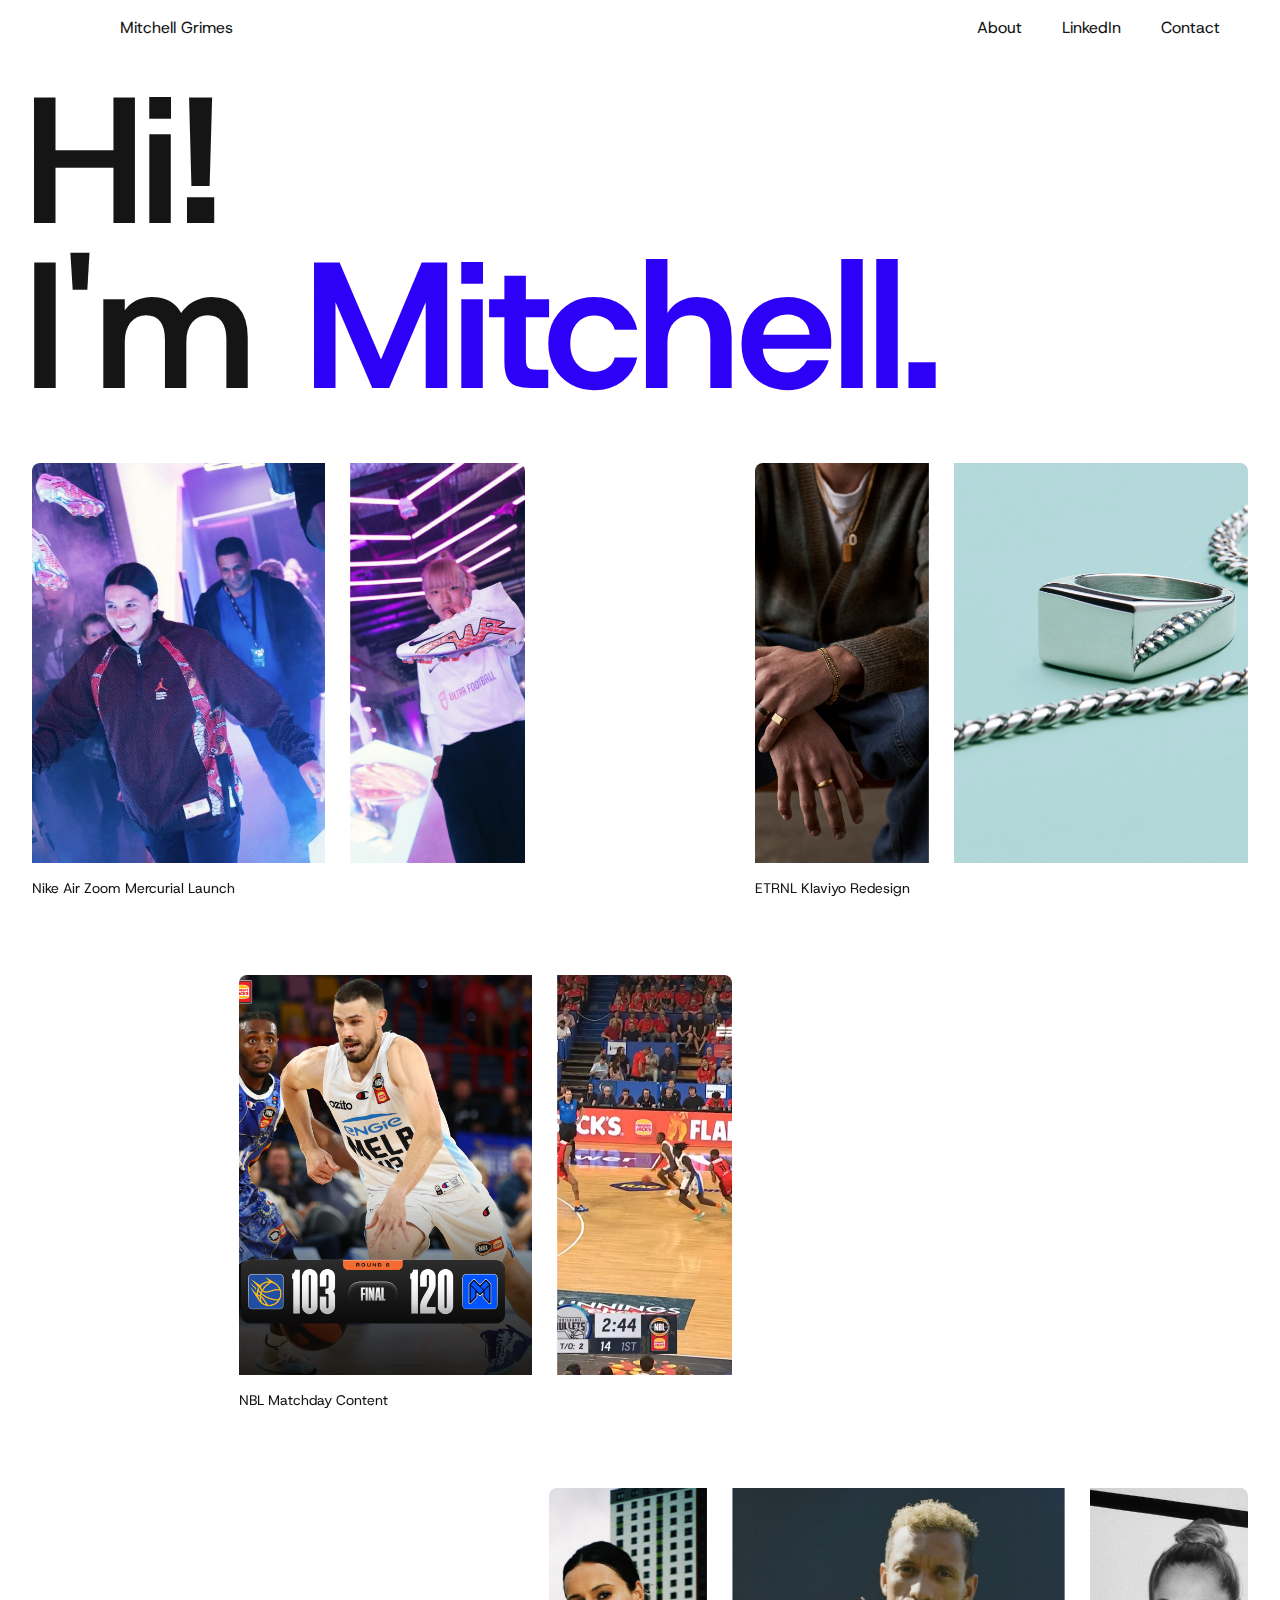
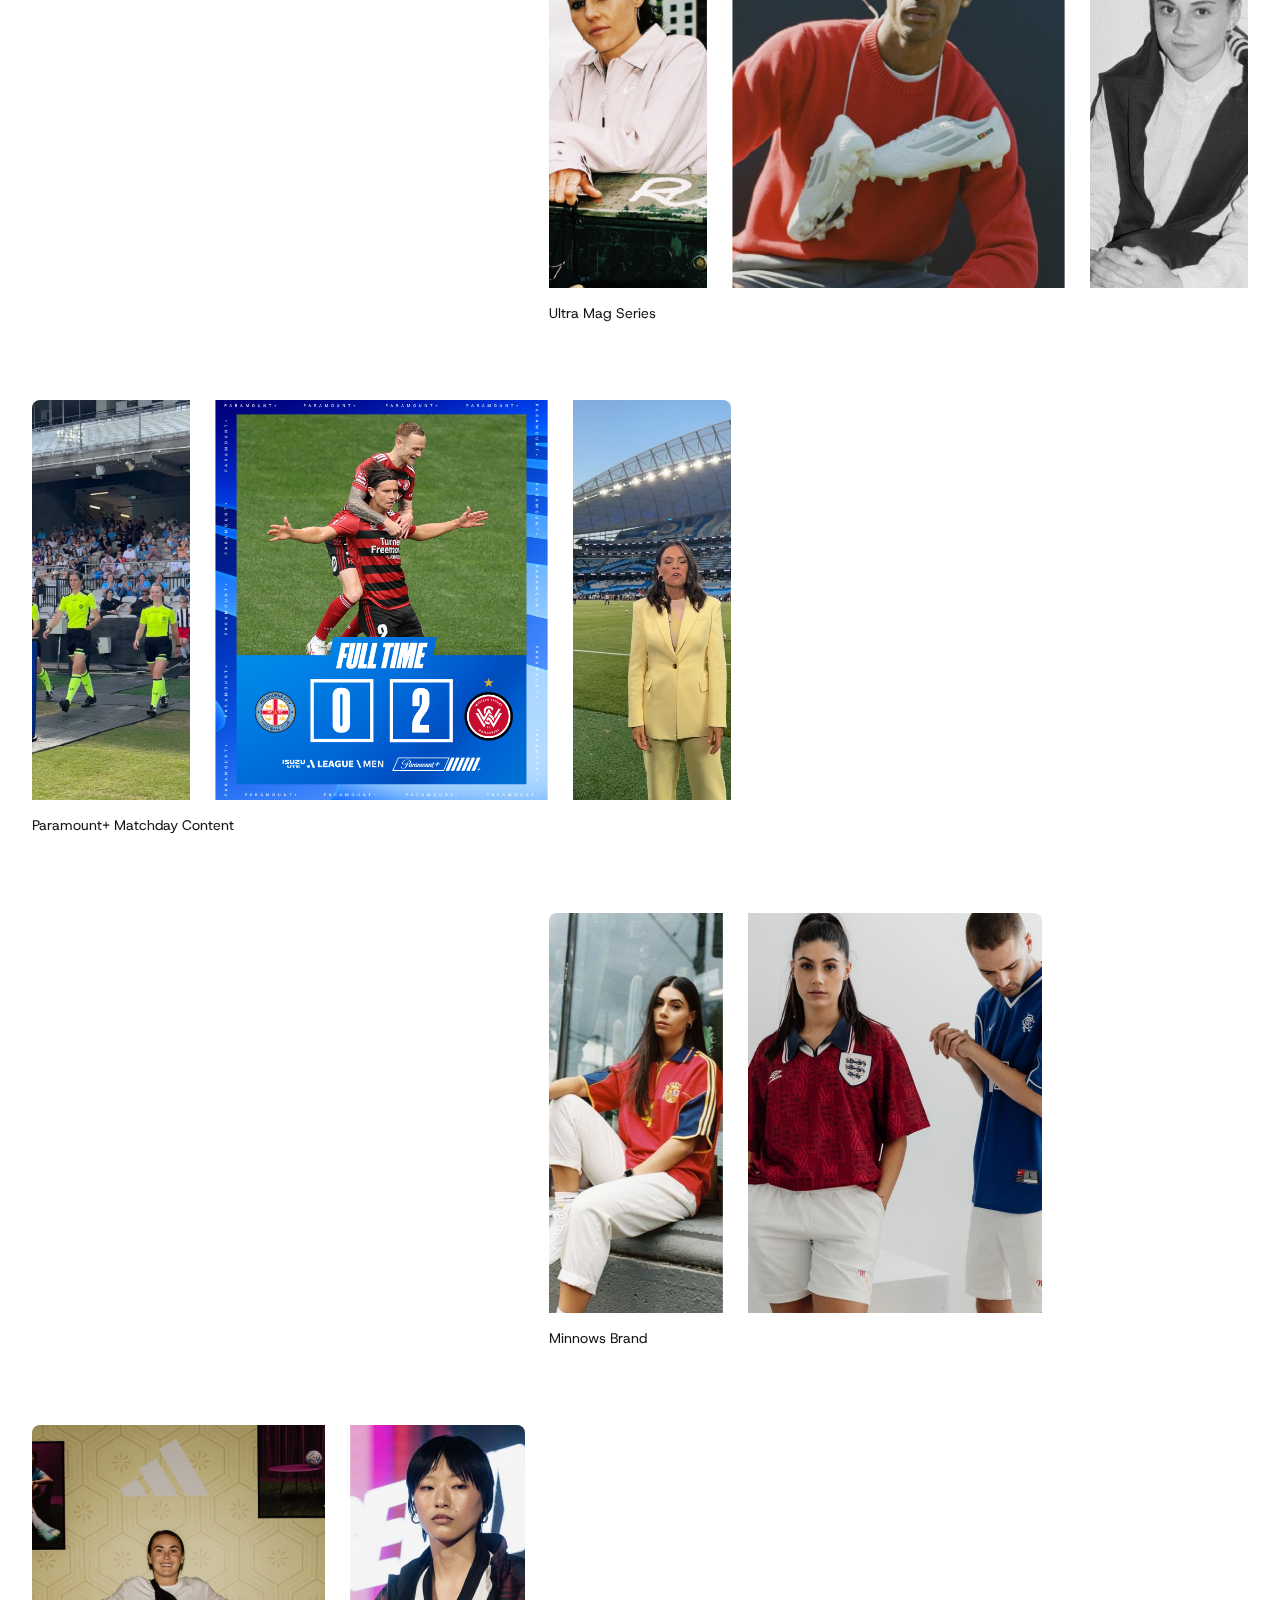
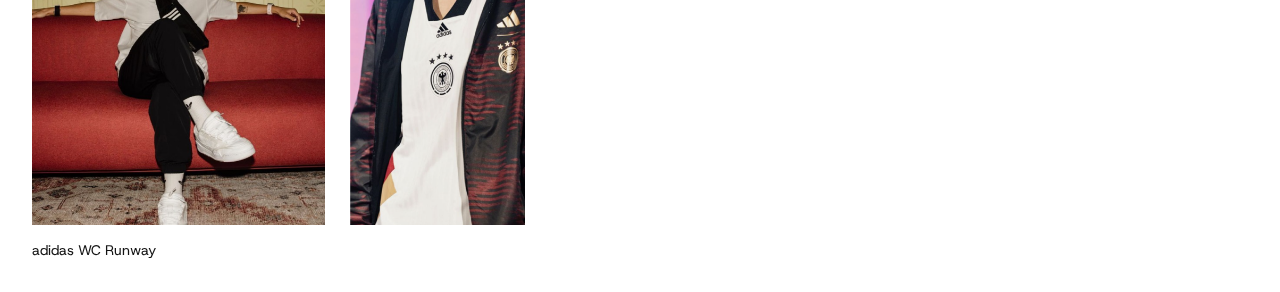
<file: index.html>
<!DOCTYPE html>
<html lang="en">
<head>
    <meta charset="UTF-8">
    <meta name="viewport" content="width=device-width, initial-scale=1.0">
    <title>Mitchell Grimes</title>
    <link rel="stylesheet" href="fonts.css">
    <link rel="stylesheet" href="style.css">
    <meta name="description" content="Portfolio of Mitchell Grimes, digital marketer and UX designer.">
</head>
<body>
    <header>
        <a href="index.html" class="mitchell-name">Mitchell Grimes</a>
        <nav>
            <a href="about.html">About</a>
            <a href="https://www.linkedin.com/in/mitchell-grimes-652a85173/" target="_blank" rel="noopener noreferrer">LinkedIn</a>
            <a href="mailto:mitchellgrimes1919@gmail.com">Contact</a>
        </nav>
    </header>

    <main>
        <section class="welcome">
            <div class="welcome-text">
                <h1>
                    <span class="greeting">Hi!</span>
                    <span class="name">I'm <span class="highlight">Mitchell.</span></span>
                </h1>
            </div>
        </section>

        <section class="projects">
            <!-- Sam Kerr Project -->
            <article class="project sam-kerr">
                <a href="nikeproject.html">
                    <img src="images/sam-kerr (1).png" alt="Nike Air Zoom Mercurial Launch" loading="lazy"/>
                    <div>
                        <h2>Nike Air Zoom Mercurial Launch</h2>
                    </div>
                </a>
            </article>

            <!-- Klaviyo Project -->
            <article class="project klaviyo">
                <a href="klaviyo.html">
                    <img src="images/klaviyo.png" alt="ETRNL Klaviyo Redesign" loading="lazy"/>
                    <div>
                        <h2>ETRNL Klaviyo Redesign</h2>
                    </div>
                </a>
            </article>

            <!-- NBL Project -->
            <article class="project nbl">
                <a href="nbl.html">
                    <img src="images/nbl-matchday (1).png" alt="NBL Matchday Content" loading="lazy"/> 
                    <div>
                        <h2>NBL Matchday Content</h2> 
                    </div> 
                </a>
            </article>

            <!-- Ultra Mag Project -->
            <article class="project ultra-mag">
                <a href="ultramag.html">
                    <img src="images/ultra-mag-series (1).png" alt="Ultra Mag Series" loading="lazy"/> 
                    <div> 
                        <h2>Ultra Mag Series</h2> 
                    </div>
                </a>
            </article>

            <!-- Paramount Project -->
            <article class="project paramount">
                <a href="paramount.html">
                    <img src="images/paramount-matchday (1).png" alt="Paramount+ Matchday Content" loading="lazy"/>
                    <div>
                        <h2>Paramount+ Matchday Content</h2>
                    </div>
                </a>
            </article>

            <!-- Minnows Project -->
            <article class="project minnows">
                <a href="minnows.html">
                    <img src="images/minnows (1).png" alt="Minnows Brand" loading="lazy"/>
                    <div>
                        <h2>Minnows Brand</h2>
                    </div>
                </a>
            </article>

            <!-- Adidas WC Project -->
            <article class="project adidas">
                <a href="adidas.html">
                    <img src="images/adidas-runway (1).png" alt="adidas WC Runway" loading="lazy"/>
                    <div>
                        <h2>adidas WC Runway</h2>
                    </div>
                </a>
            </article>
        </section>
    </main>
</body>
</html>
</file>
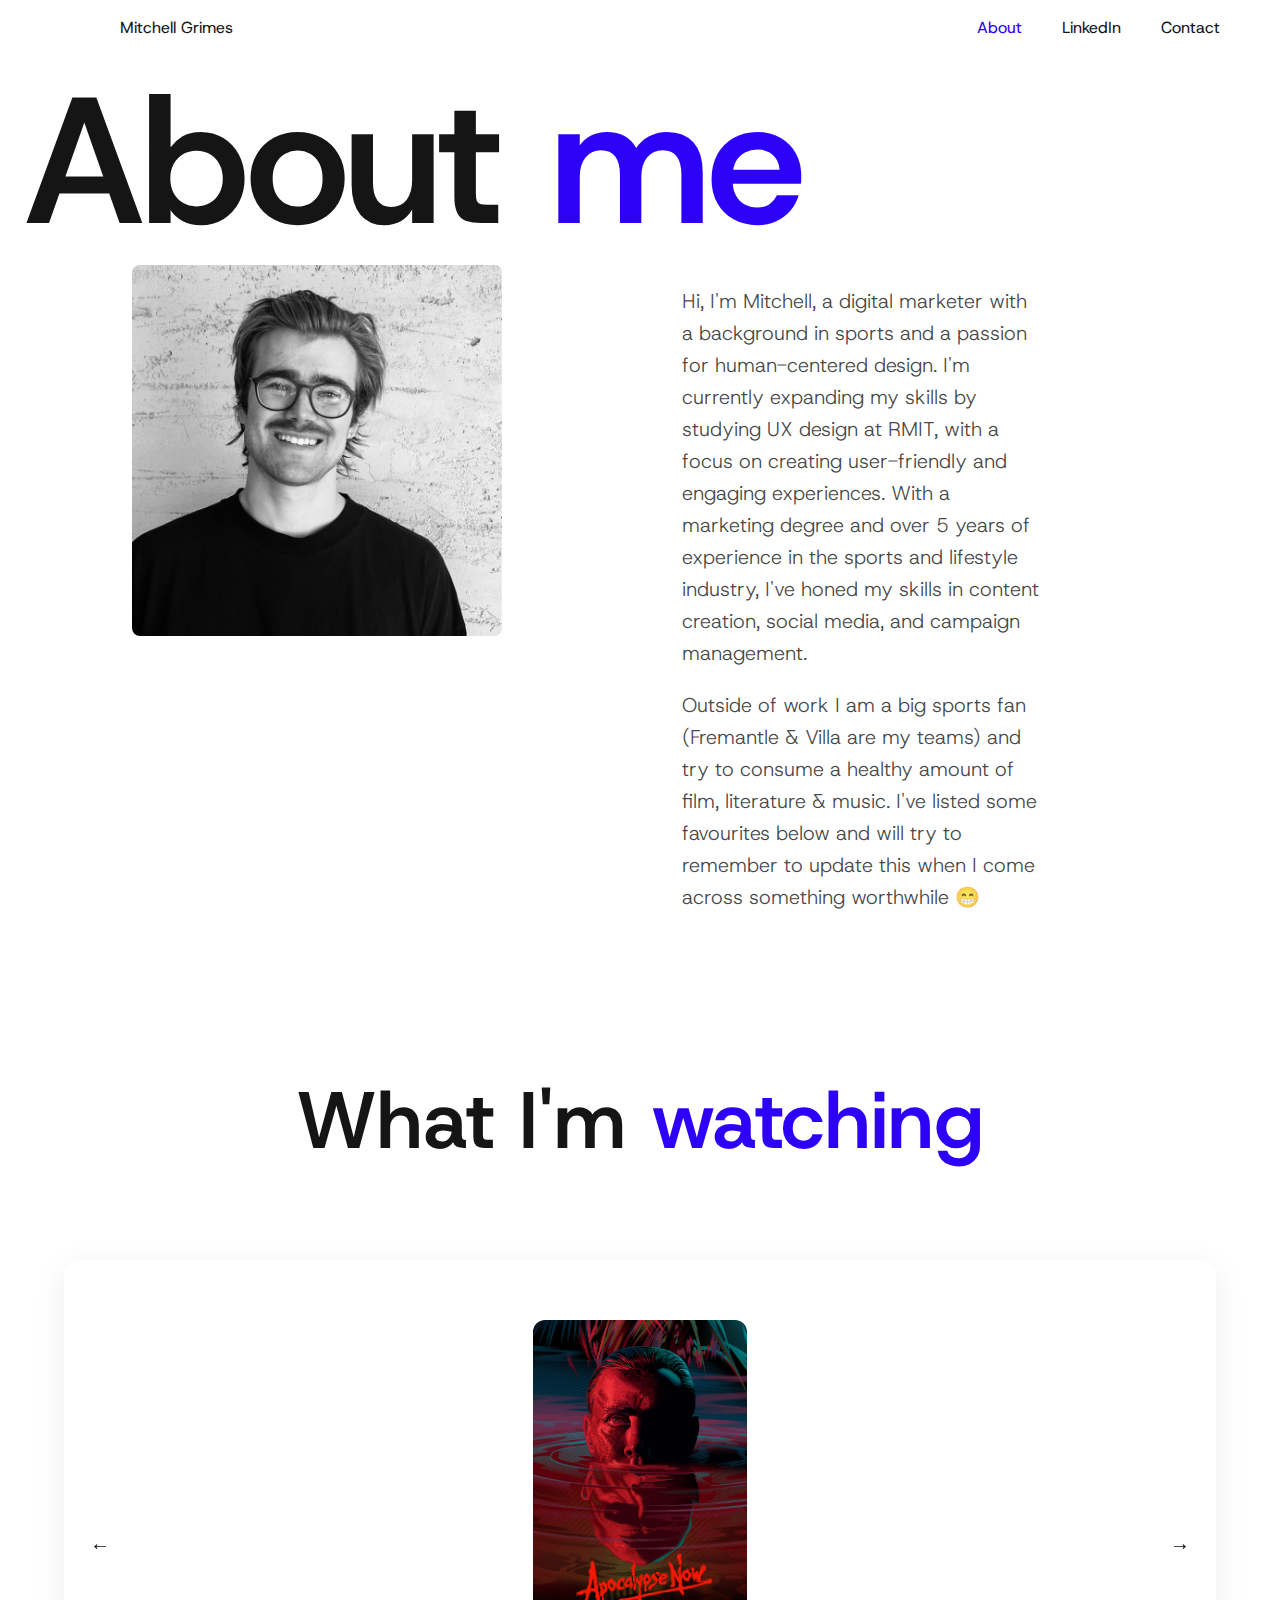
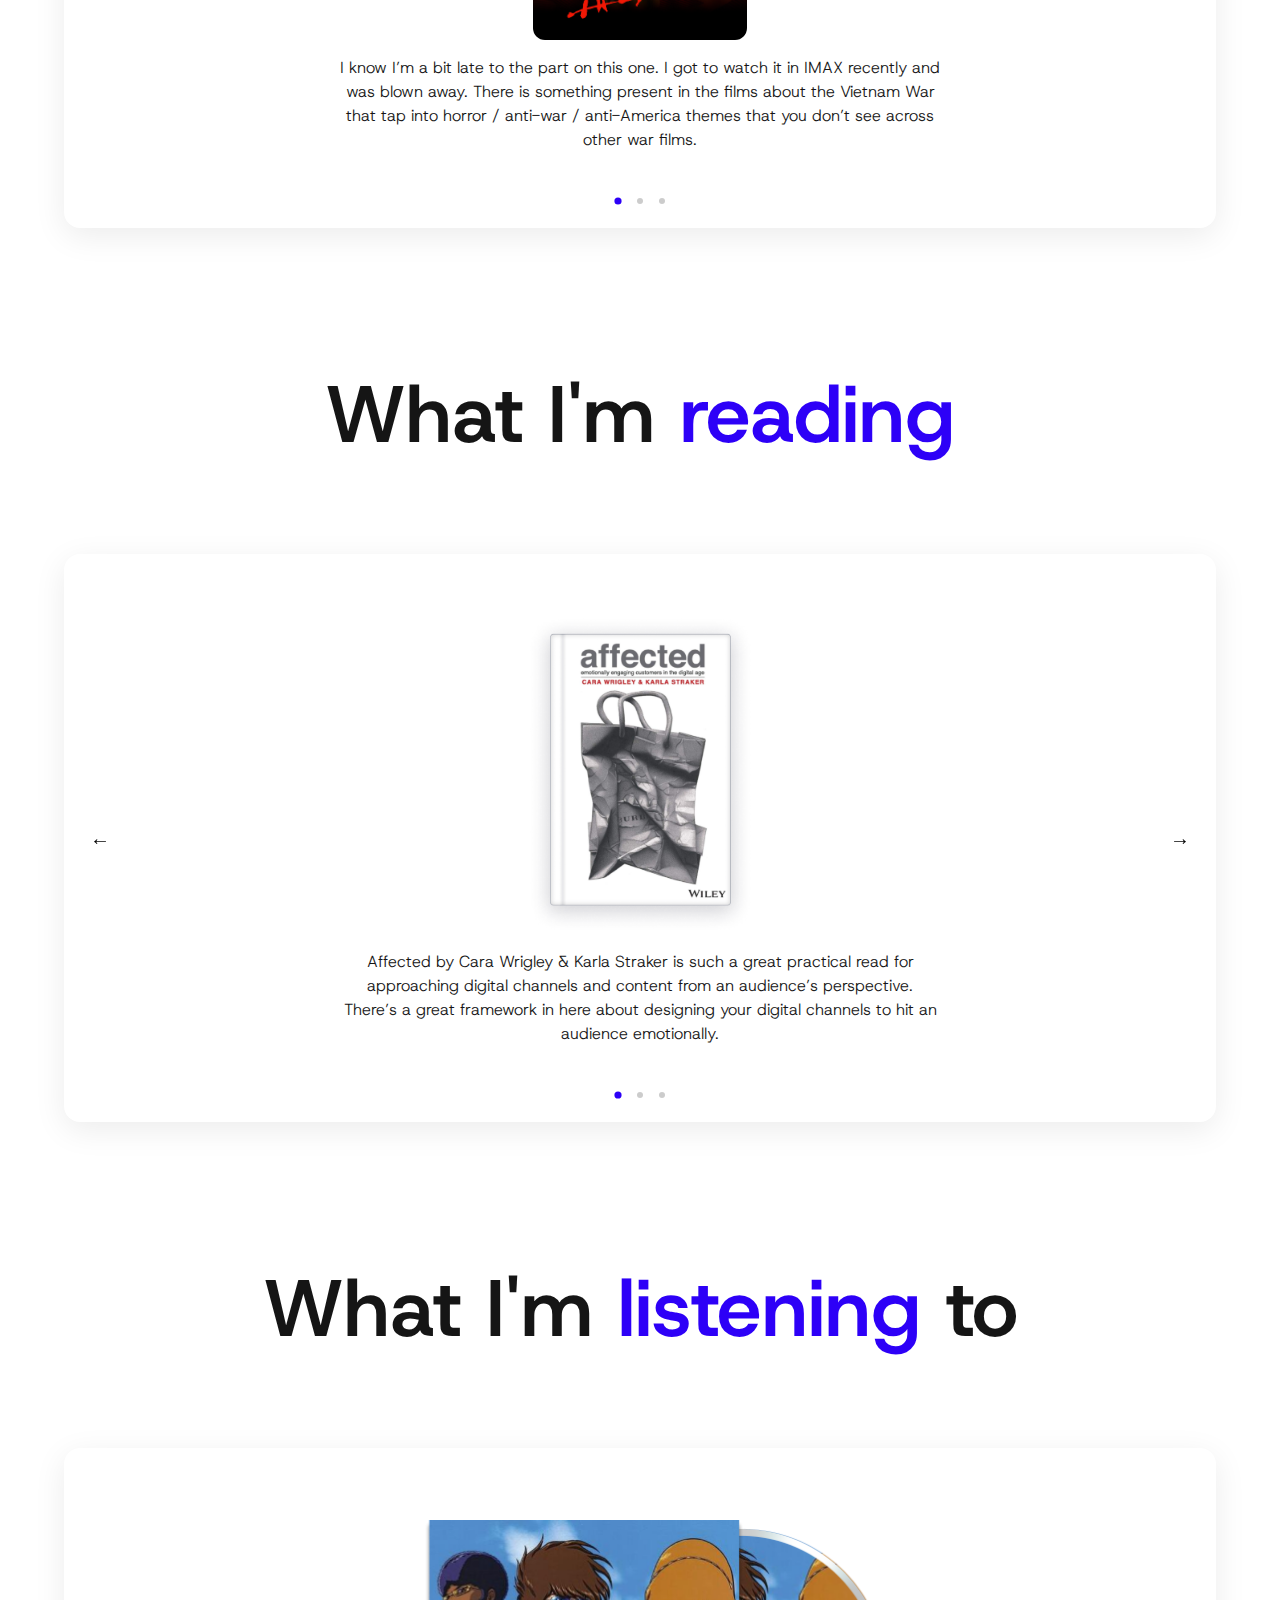
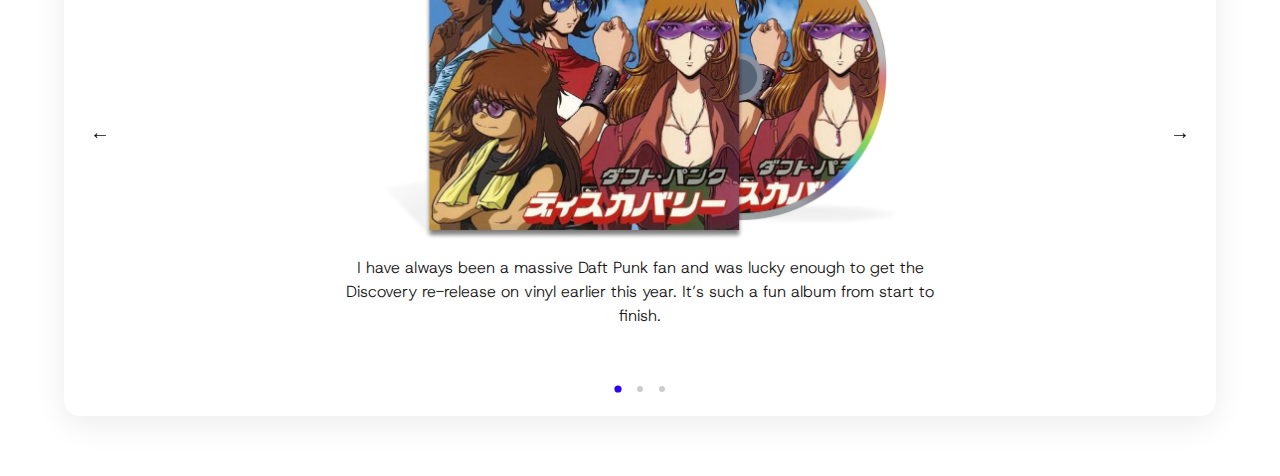
<file: about.html>
<!DOCTYPE html>
<html lang="en">
<head>
    <meta charset="UTF-8">
    <meta name="viewport" content="width=device-width, initial-scale=1.0">
    <title>Mitchell Grimes</title>
    <link rel="stylesheet" href="fonts.css">
    <link rel="stylesheet" href="style.css">
    <meta name="description" content="Portfolio of Mitchell Grimes, digital marketer and UX designer.">
</head>
<body>
    <header>
        <a href="index.html" class="mitchell-name">Mitchell Grimes</a>
        <nav>
            <a href="about.html" class="active">About</a>
            <a href="https://www.linkedin.com/in/mitchell-grimes-652a85173/" target="_blank" rel="noopener noreferrer">LinkedIn</a>
            <a href="mailto:mitchellgrimes1919@gmail.com">Contact</a>
        </nav>
    </header>

    <main>
        <section class="welcome about">
            <div class="welcome-text">
                <h1>About <span class="title">me</span></h1>
            </div>
        </section>

        <section class="about-section">
            <img src="images/about-me-photo.jpeg" alt="Mitchell Grimes" class="about-image" loading="lazy">
            <div class="about-text">
                <p>Hi, I'm Mitchell, a digital marketer with a background in sports and a passion for human-centered design. I'm currently expanding my skills by studying UX design at RMIT, with a focus on creating user-friendly and engaging experiences. With a marketing degree and over 5 years of experience in the sports and lifestyle industry, I've honed my skills in content creation, social media, and campaign management.</p>
                
                <p>Outside of work I am a big sports fan (Fremantle & Villa are my teams) and try to consume a healthy amount of film, literature & music. I've listed some favourites below and will try to remember to update this when I come across something worthwhile 😁</p>
            </div>
        </section>

        <section class="slideshow-container">
            <!-- Section Title -->
            <h2 class="section-title">What I'm <span class="highlight">watching</span></h2>
            
            <!-- Movies Slideshow -->
            <div class="movies-slideshow">
                <div class="slideshow">
                    <div class="slides">
                        <div class="slide">
                            <img src="images/apocalypseposter.png" alt="Apocalypse Now" loading="lazy">
                            <p class="slide-description">I know I’m a bit late to the part on this one. I got to watch it in IMAX recently and was blown away. There is something present in the films about the Vietnam War that tap into horror / anti-war / anti-America themes that you don’t see across other war films.</p>
                        </div>
                        <div class="slide">
                            <img src="images/licoriceposter.png" alt="Licorice Pizza" loading="lazy">
                            <p class="slide-description">I’m a massive Paul Thomas Anderson fan and loved his most recent movie. I found this such a sweet fun hangout film in the vein of dazed and confused, carried by the two lead performances. It probably has my favourite use of music in a film of all time. 
                            </p>
                        </div>
                        <div class="slide">
                            <img src="images/differentmanposter.png" alt="There Will Be Blood" loading="lazy">
                            <p class="slide-description">A Different Man was one of my favourites of 2024, and Sebastian Stan as the lead was probably my favourite acting performance of the year. It deals with a similar subject matter to The Substance but in a much more subtle and nuanced way (my opinion).
                            </p>
                        </div>
                    </div>
                    <div class="slideshow-navigation">
                        <button class="nav-dot" aria-label="Slide 1"></button>
                        <button class="nav-dot" aria-label="Slide 2"></button>
                        <button class="nav-dot" aria-label="Slide 3"></button>
                    </div>
                    <div class="slideshow-arrows">
                        <button class="prev-arrow" aria-label="Previous slide">←</button>
                        <button class="next-arrow" aria-label="Next slide">→</button>
                    </div>
                </div>
            </div>

            <!-- Books Section -->
            <h2 class="section-title">What I'm <span class="highlight">reading</span></h2>
            <div class="books-slideshow">
                <div class="slideshow">
                    <div class="slides">
                        <div class="slide">
                            <img src="images/affected8 (2).png" alt="Thinking Fast and Slow" loading="lazy">
                            <p class="slide-description">Affected by Cara Wrigley & Karla Straker is such a great practical read for approaching digital channels and content from an audience’s perspective. There’s a great framework in here about designing your digital channels to hit an audience emotionally. 
                            </p>
                        </div>
                        <div class="slide">
                            <img src="images/user-friendly (2).png" alt="Sapiens" loading="lazy">
                            <p class="slide-description">
                                User Friendly is the best history of human-centered design out there. Its filled with really great examples throughout history where subtle changes in design has saved lives, improved people’s standard of living and of course made a lot of money.
                                </p>
                        </div>
                        <div class="slide">
                            <img src="images/speculative-everything (1).png" alt="User Friendly" loading="lazy">
                            <p class="slide-description">My partner bought me this for Christmas, it's such a thought-provoking read, speculating on the future of design and the role of designers in questioning assumptions and provoking debate.
                            </p>
                        </div>
                    </div>
                    <div class="slideshow-navigation">
                        <button class="nav-dot" aria-label="Slide 1"></button>
                        <button class="nav-dot" aria-label="Slide 2"></button>
                        <button class="nav-dot" aria-label="Slide 3"></button>
                    </div>
                    <div class="slideshow-arrows">
                        <button class="prev-arrow" aria-label="Previous slide">←</button>
                        <button class="next-arrow" aria-label="Next slide">→</button>
                    </div>
                </div>
            </div>

            <!-- Music Section -->
            <h2 class="section-title">What I'm <span class="highlight">listening</span> to</h2>
            <div class="music-slideshow">
                <div class="slideshow">
                    <div class="slides">
                        <div class="slide">
                            <img src="images/discovery (1).png" alt="Discovery" loading="lazy">
                            <p class="slide-description">I have always been a massive Daft Punk fan and was lucky enough to get the Discovery re-release on vinyl earlier this year. It’s such a fun album from start to finish. </p>
                        </div>
                        <div class="slide">
                            <img src="images/ballonerism (1).png" alt="Balloonerism" loading="lazy">
                            <p class="slide-description">Mac Millers latest post-humous album is one that I’ve been listening to. It feels a little experimental and not quite finished, but more Mac Miller music is always a good thing. ‘5 Dollar Pony Rides’ is a song I’d recommend.  
                            </p>
                        </div>
                        <div class="slide">
                            <img src="images/utopia.png" alt="Radiohead - Kid A" loading="lazy">
                            <p class="slide-description">I’m not a big Travis Scott fan but Utopia is probably my favourite album from the last couple of years. Although I don’t like the person I do have a lot of respect for his creativity, the Circus Maximus movie he released alongside the album has some of the coolest music videos I’ve ever seen.</p>
                        </div>
                    </div>
                    <div class="slideshow-navigation">
                        <button class="nav-dot" aria-label="Slide 1"></button>
                        <button class="nav-dot" aria-label="Slide 2"></button>
                        <button class="nav-dot" aria-label="Slide 3"></button>
                    </div>
                    <div class="slideshow-arrows">
                        <button class="prev-arrow" aria-label="Previous slide">←</button>
                        <button class="next-arrow" aria-label="Next slide">→</button>
                    </div>
                </div>
            </div>
        </section>
    </main>

    <script src="slides.js"></script>
</body>
</html>
</file>
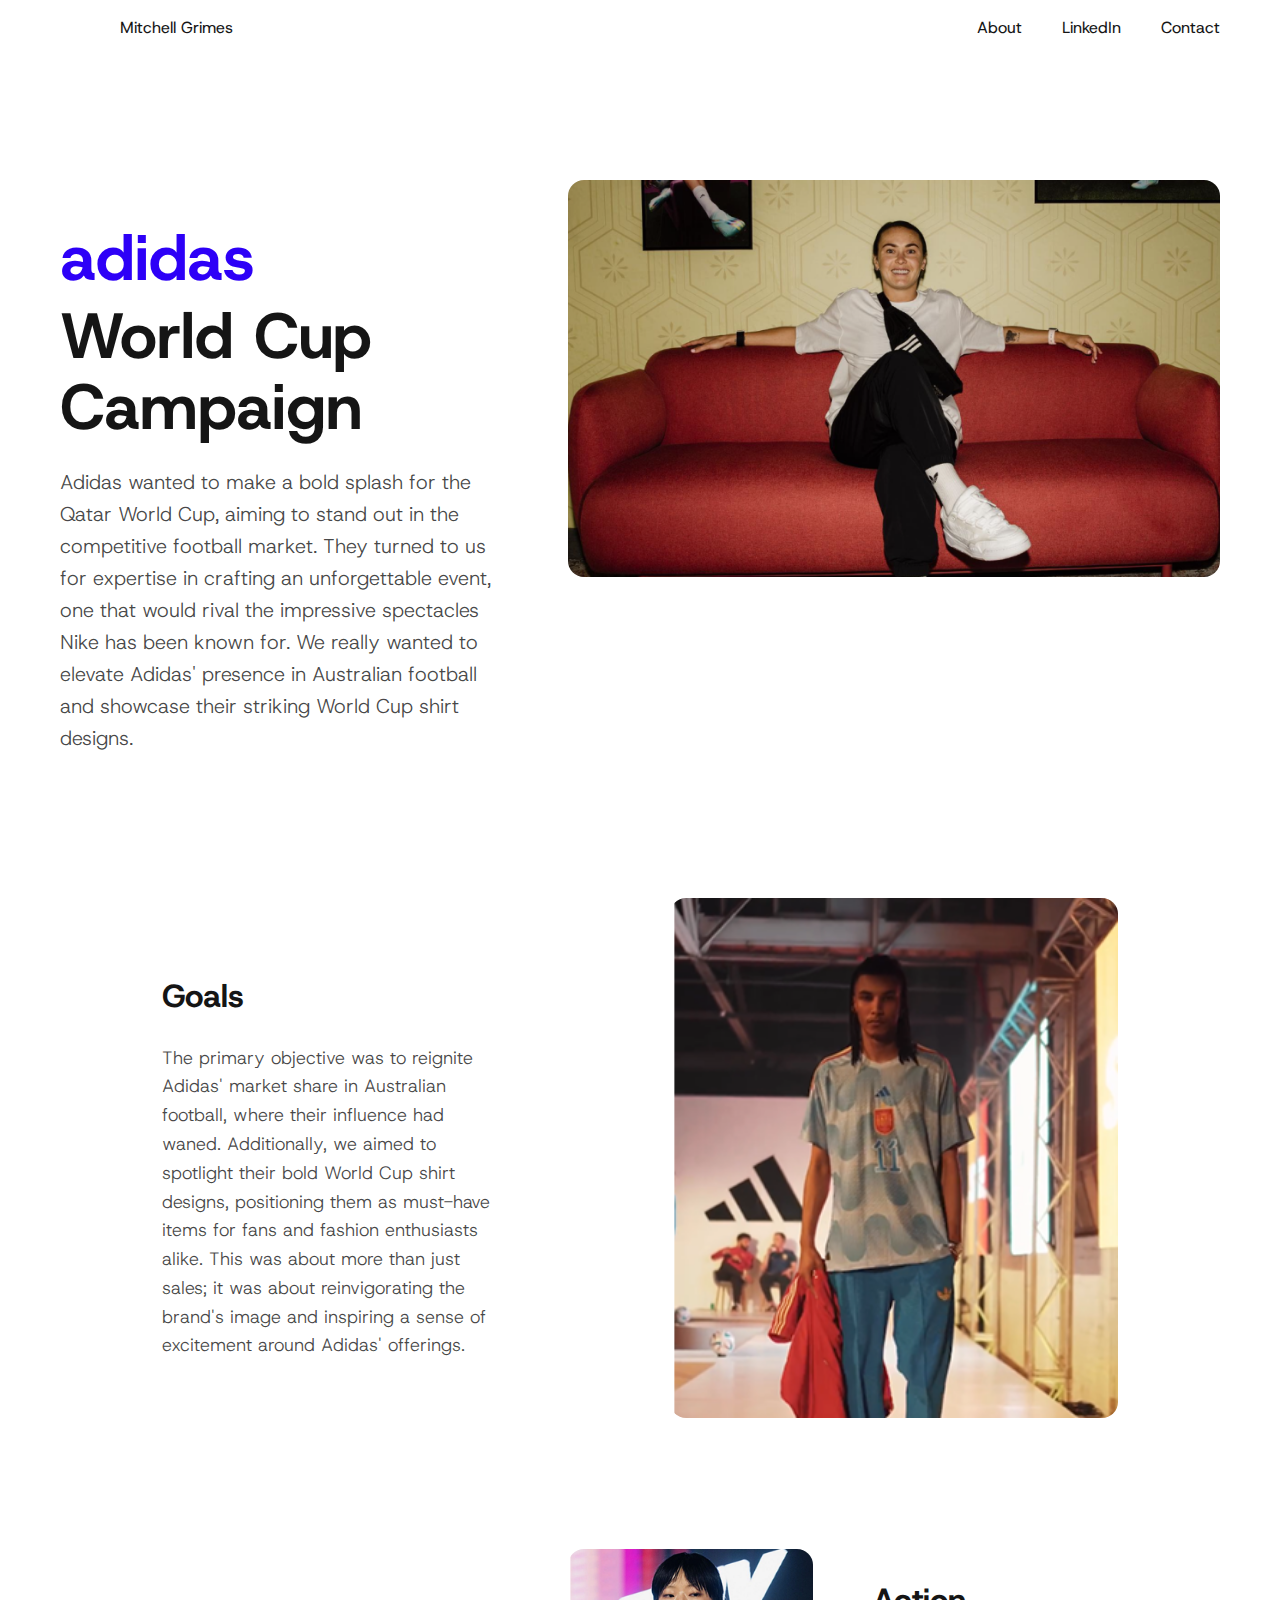
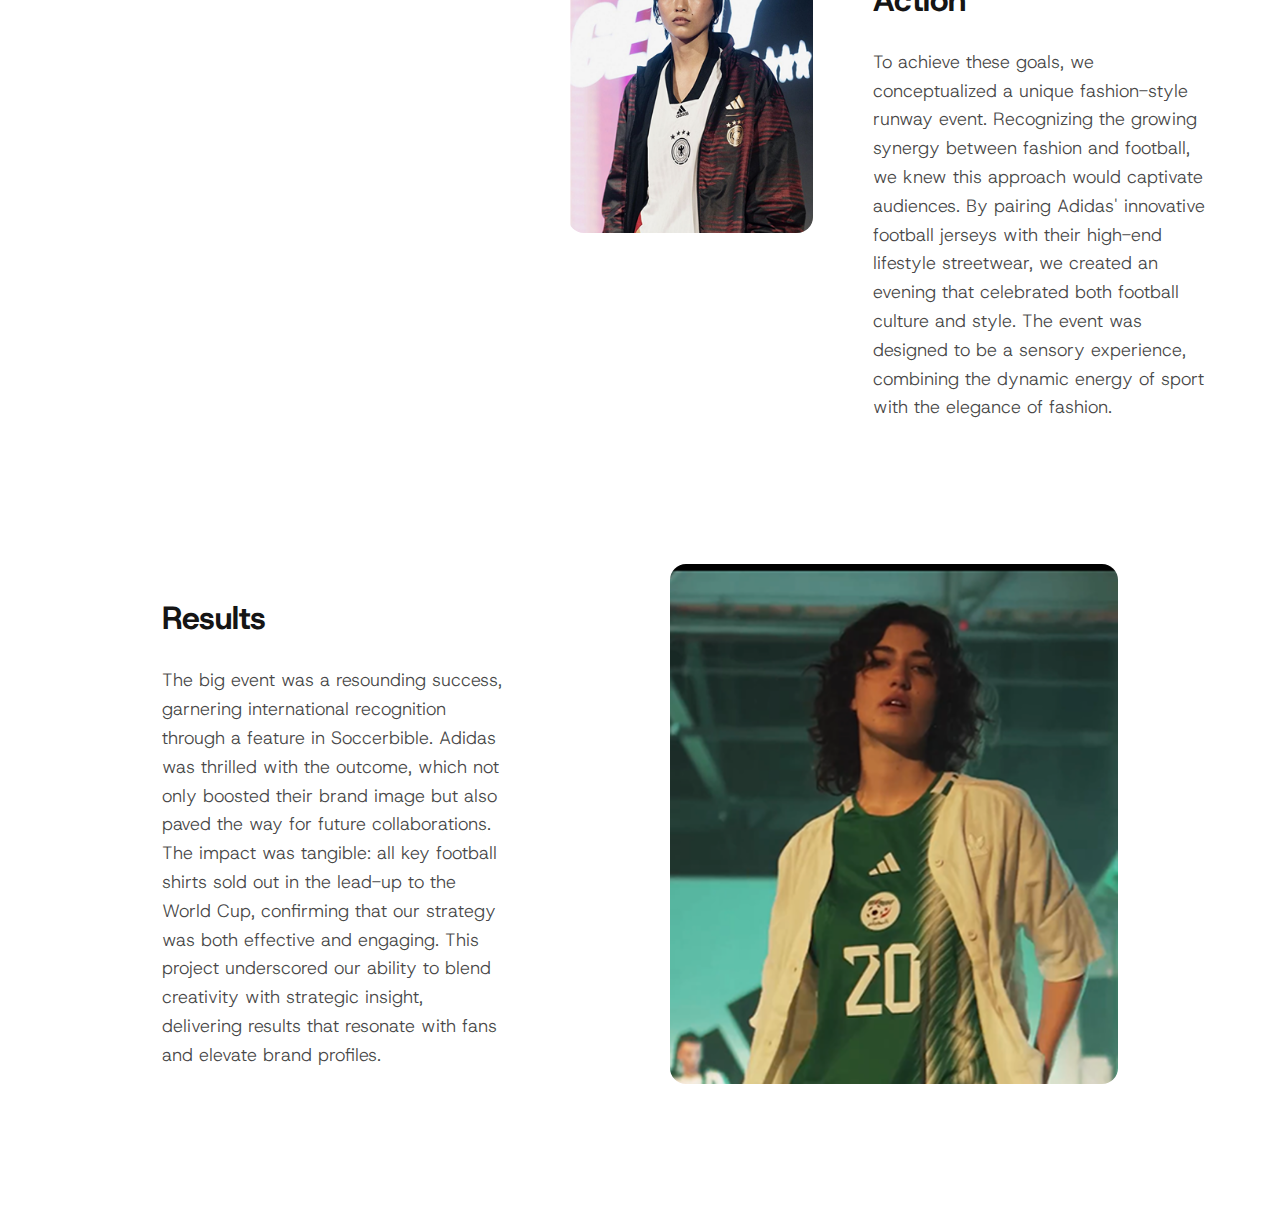
<file: adidas.html>
<!DOCTYPE html>
<html lang="en">
<head>
    <meta charset="UTF-8">
    <meta name="viewport" content="width=device-width, initial-scale=1.0">
    <title>Project Name - Mitchell Grimes</title>
    <link rel="stylesheet" href="fonts.css">
    <link rel="stylesheet" href="style.css">
</head>
<body>
    <header>
        <a href="index.html" class="mitchell-name">Mitchell Grimes</a>
        <nav>
            <a href="about.html">About</a>
            <a href="https://www.linkedin.com/in/mitchell-grimes-652a85173/" target="_blank">LinkedIn</a>
            <a href="mailto:mitchellgrimes1919@gmail.com">Contact</a>
        </nav>
    </header>

    <main class="project-page">
        <!-- Project Header -->
        <section class="project-header">
            <div class="project-title">
                <h1><span class="brand">adidas</span> World Cup Campaign</h1>
                <p class="project-intro">Adidas wanted to make a bold splash for the Qatar World Cup, aiming to stand out in the competitive football market. They turned to us for expertise in crafting an unforgettable event, one that would rival the impressive spectacles Nike has been known for. We really wanted to elevate Adidas' presence in Australian football and showcase their striking World Cup shirt designs.</p>
            </div>
            <div class="hero-image">
                <img src="images/adidashero.png" alt="Project hero image">
            </div>
        </section>

        <!-- Goals Section -->
        <section class="project-section goals">
            <div class="section-image">
                <img src="images/adidasgoals.png" alt="Goals section image">
            </div>
            <div class="section-content">
                <h2>Goals</h2>
                <p>The primary objective was to reignite Adidas' market share in Australian football, where their influence had waned. Additionally, we aimed to spotlight their bold World Cup shirt designs, positioning them as must-have items for fans and fashion enthusiasts alike. This was about more than just sales; it was about reinvigorating the brand's image and inspiring a sense of excitement around Adidas' offerings.</p>
            </div>
        </section>

        <!-- Action Section -->
        <section class="project-section action">
            <div class="section-image">
                <img src="images/adidasaction.png" alt="Action section image">
            </div>
            <div class="section-content">
                <h2>Action</h2>
                <p>To achieve these goals, we conceptualized a unique fashion-style runway event. Recognizing the growing synergy between fashion and football, we knew this approach would captivate audiences. By pairing Adidas' innovative football jerseys with their high-end lifestyle streetwear, we created an evening that celebrated both football culture and style. The event was designed to be a sensory experience, combining the dynamic energy of sport with the elegance of fashion.</p>
            </div>
        </section>

        <!-- Results Section -->
        <section class="project-section results">
            <div class="section-image">
                <img src="images/adidasresults.png" alt="Results section image">
            </div>
            <div class="section-content">
                <h2>Results</h2>
                <p>The big event was a resounding success, garnering international recognition through a feature in Soccerbible. Adidas was thrilled with the outcome, which not only boosted their brand image but also paved the way for future collaborations. The impact was tangible: all key football shirts sold out in the lead-up to the World Cup, confirming that our strategy was both effective and engaging. This project underscored our ability to blend creativity with strategic insight, delivering results that resonate with fans and elevate brand profiles.</p>
            </div>
        </section>
    </main>
</body>
</html>
</file>
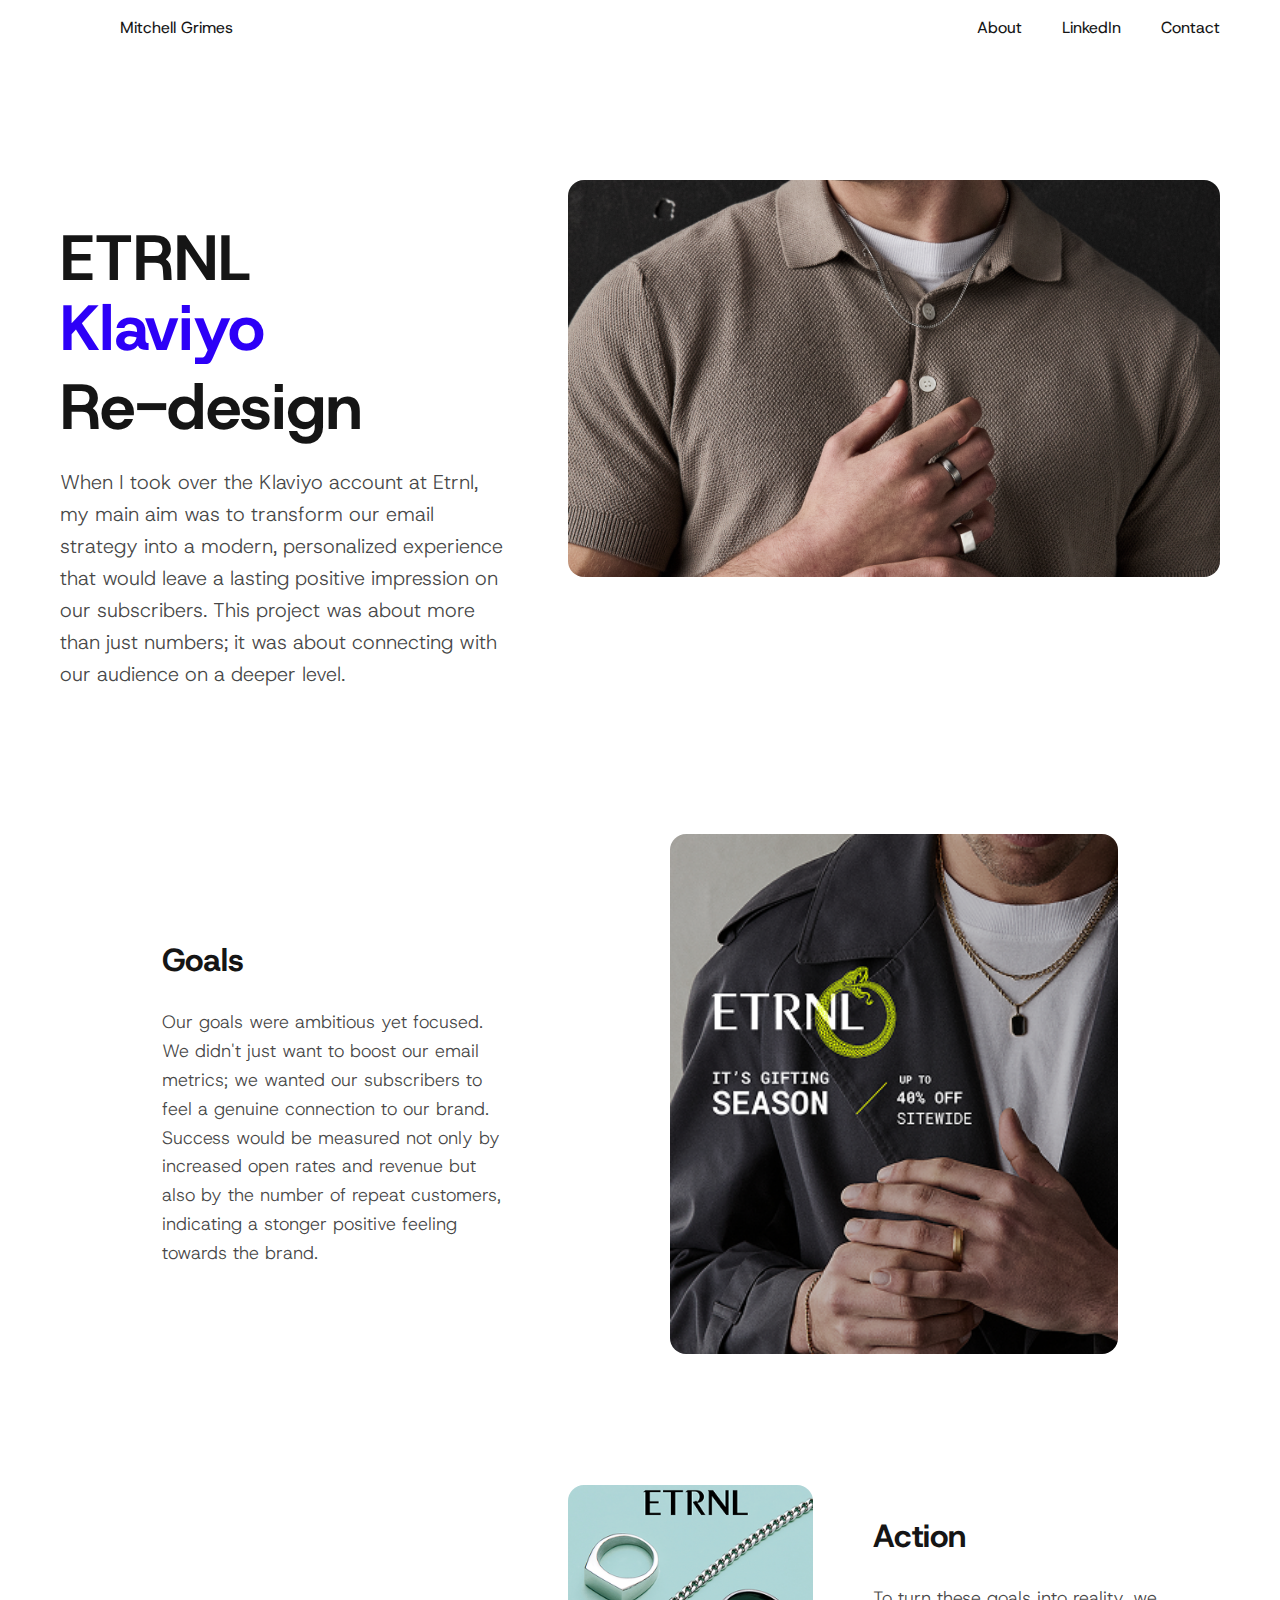
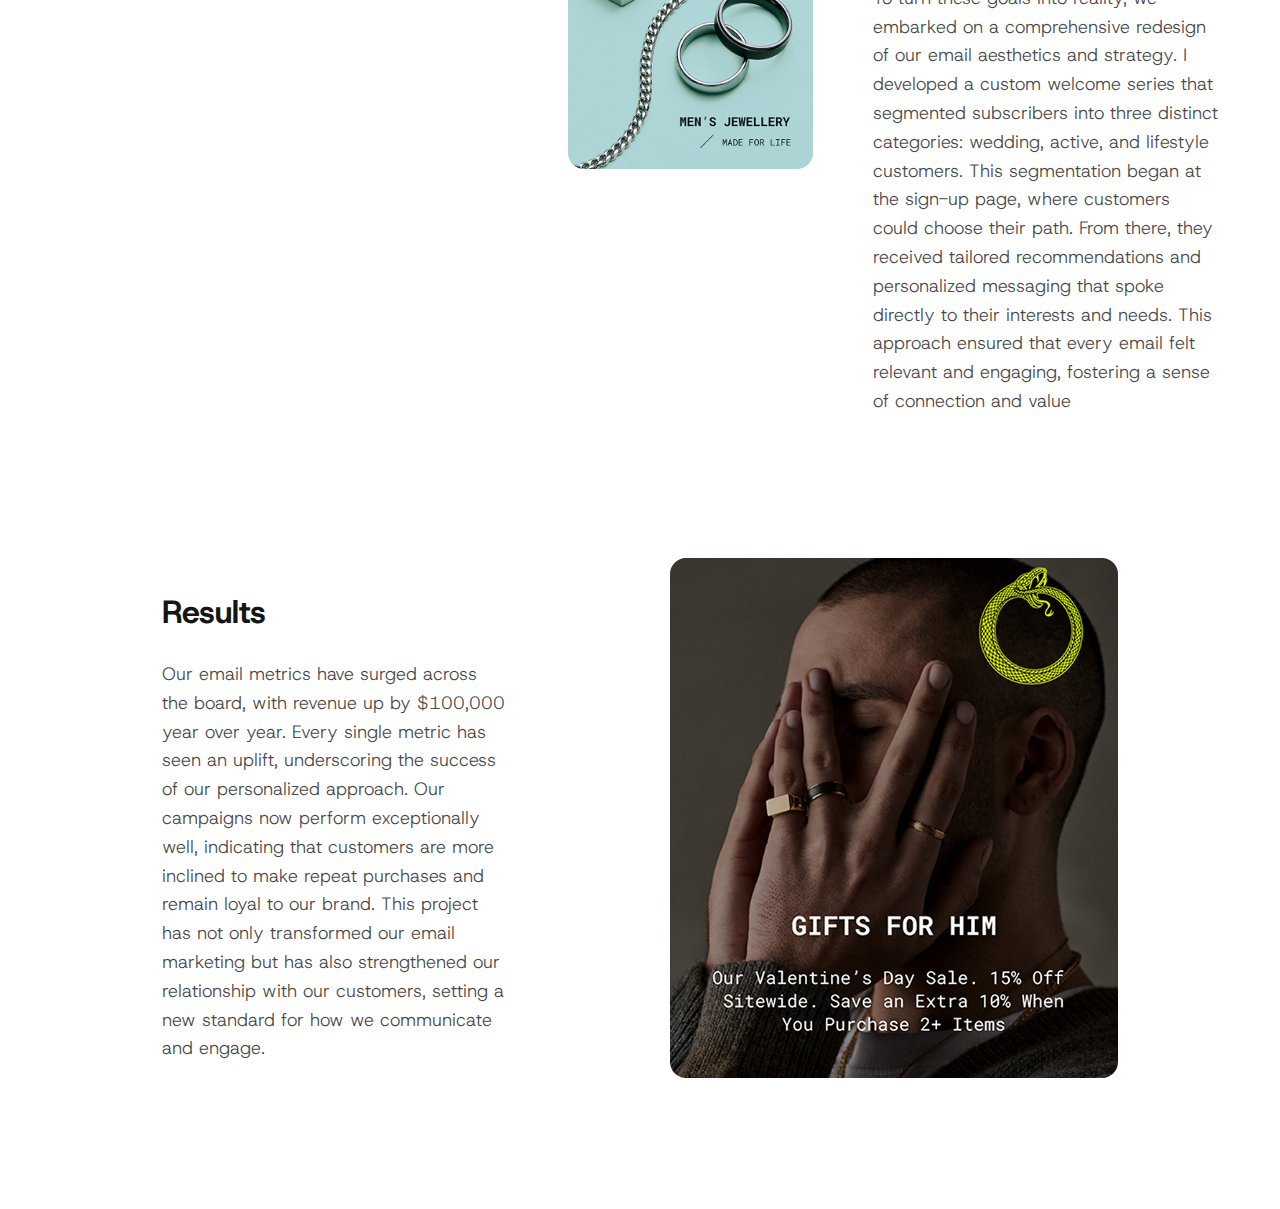
<file: klaviyo.html>
<!DOCTYPE html>
<html lang="en">
<head>
    <meta charset="UTF-8">
    <meta name="viewport" content="width=device-width, initial-scale=1.0">
    <title>Project Name - Mitchell Grimes</title>
    <link rel="stylesheet" href="fonts.css">
    <link rel="stylesheet" href="style.css">
</head>
<body>
    <header>
        <a href="index.html" class="mitchell-name">Mitchell Grimes</a>
        <nav>
            <a href="about.html">About</a>
            <a href="https://www.linkedin.com/in/mitchell-grimes-652a85173/" target="_blank">LinkedIn</a>
            <a href="mailto:mitchellgrimes1919@gmail.com">Contact</a>
        </nav>
    </header>

    <main class="project-page">
        <!-- Project Header -->
        <section class="project-header">
            <div class="project-title">
                <h1>ETRNL <span class="brand">Klaviyo</span> Re-design</h1>
                <p class="project-intro">When I took over the Klaviyo account at Etrnl, my main aim was to transform our email strategy into a modern, personalized experience that would leave a lasting positive impression on our subscribers. This project was about more than just numbers; it was about connecting with our audience on a deeper level.</p>
            </div>
            <div class="hero-image">
                <img src="images/klaviyohero.png" alt="Project hero image">
            </div>
        </section>

        <!-- Goals Section -->
        <section class="project-section goals">
            <div class="section-image">
                <img src="images/klaviyogoals.png" alt="Goals section image">
            </div>
            <div class="section-content">
                <h2>Goals</h2>
                <p>Our goals were ambitious yet focused. We didn't just want to boost our email metrics; we wanted our subscribers to feel a genuine connection to our brand. Success would be measured not only by increased open rates and revenue but also by the number of repeat customers, indicating a stonger positive feeling towards the brand.</p>
            </div>
        </section>

        <!-- Action Section -->
        <section class="project-section action">
            <div class="section-image">
                <img src="images/klavitoaction.png" alt="Action section image">
            </div>
            <div class="section-content">
                <h2>Action</h2>
                <p>To turn these goals into reality, we embarked on a comprehensive redesign of our email aesthetics and strategy. I developed a custom welcome series that segmented subscribers into three distinct categories: wedding, active, and lifestyle customers. This segmentation began at the sign-up page, where customers could choose their path. From there, they received tailored recommendations and personalized messaging that spoke directly to their interests and needs. This approach ensured that every email felt relevant and engaging, fostering a sense of connection and value</p>
            </div>
        </section>

        <!-- Results Section -->
        <section class="project-section results">
            <div class="section-image">
                <img src="images/klaviyoresults.png" alt="Results section image">
            </div>
            <div class="section-content">
                <h2>Results</h2>
                <p>Our email metrics have surged across the board, with revenue up by $100,000 year over year. Every single metric has seen an uplift, underscoring the success of our personalized approach. Our campaigns now perform exceptionally well, indicating that customers are more inclined to make repeat purchases and remain loyal to our brand. This project has not only transformed our email marketing but has also strengthened our relationship with our customers, setting a new standard for how we communicate and engage.</p>
            </div>
        </section>
    </main>
</body>
</html>
</file>
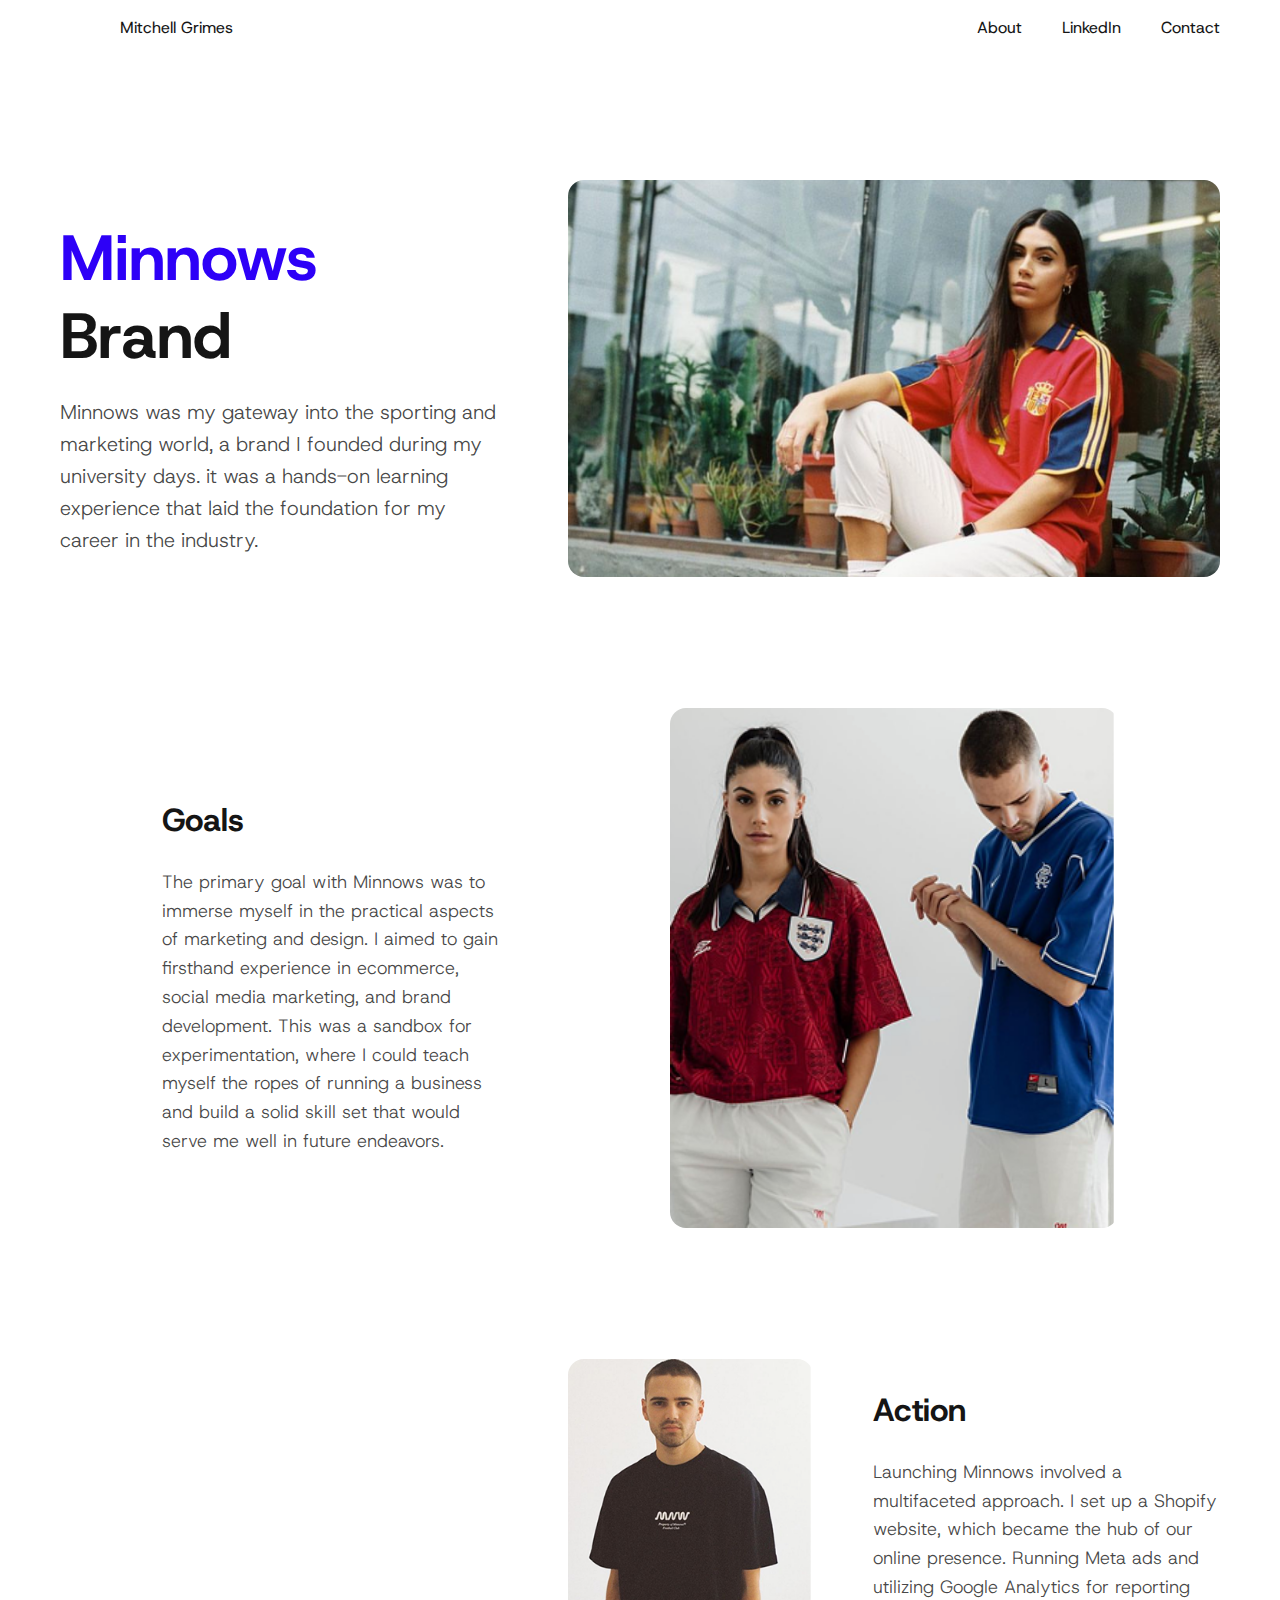
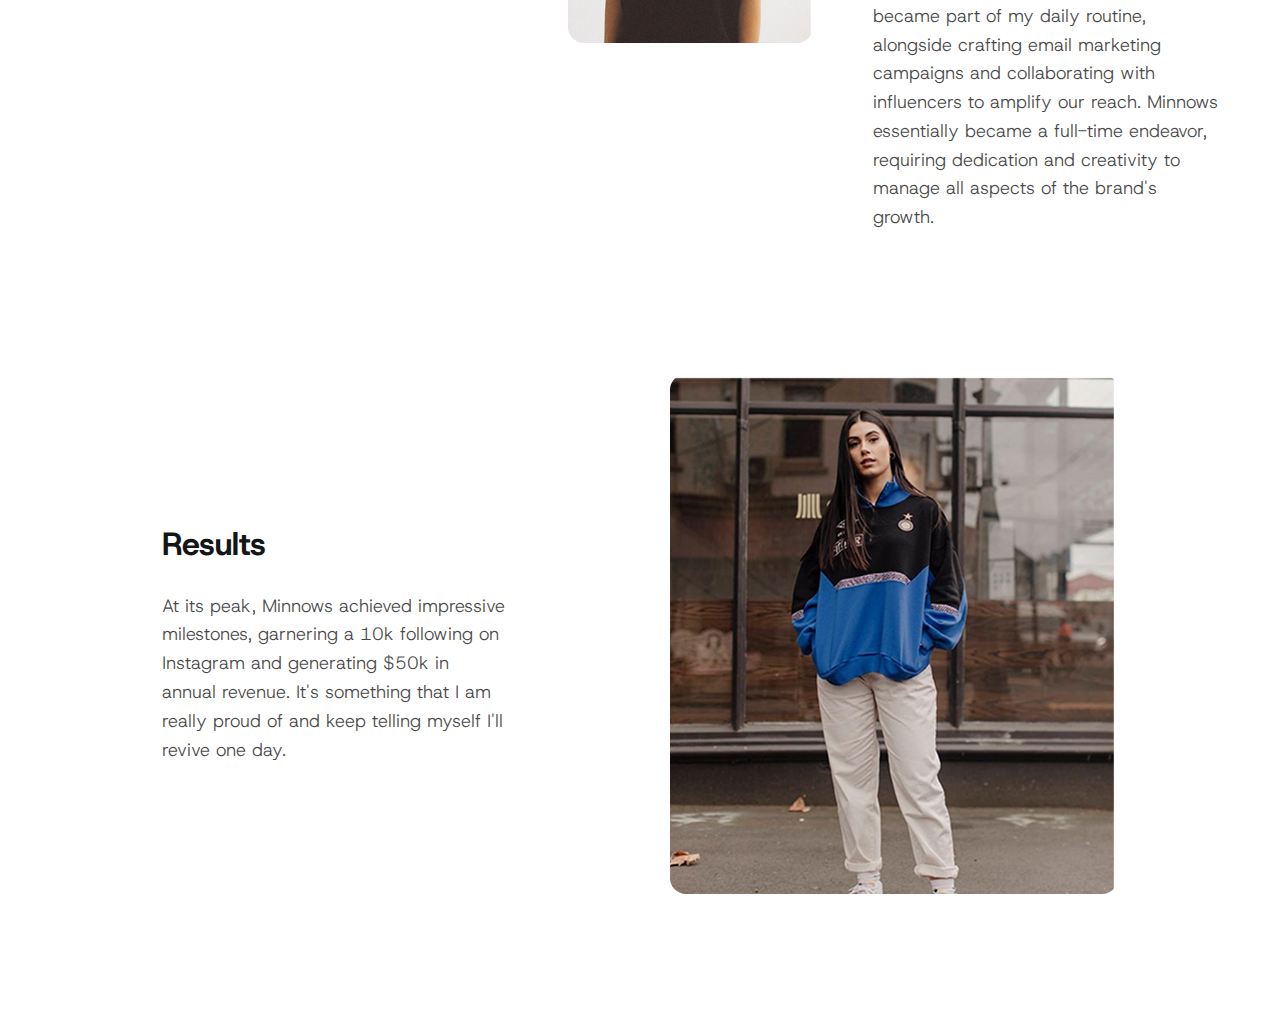
<file: minnows.html>
<!DOCTYPE html>
<html lang="en">
<head>
    <meta charset="UTF-8">
    <meta name="viewport" content="width=device-width, initial-scale=1.0">
    <title>Project Name - Mitchell Grimes</title>
    <link rel="stylesheet" href="fonts.css">
    <link rel="stylesheet" href="style.css">
</head>
<body>
    <header>
        <a href="index.html" class="mitchell-name">Mitchell Grimes</a>
        <nav>
            <a href="about.html">About</a>
            <a href="https://www.linkedin.com/in/mitchell-grimes-652a85173/" target="_blank">LinkedIn</a>
            <a href="mailto:mitchellgrimes1919@gmail.com">Contact</a>
        </nav>
    </header>

    <main class="project-page">
        <!-- Project Header -->
        <section class="project-header">
            <div class="project-title">
                <h1><span class="brand">Minnows</span> Brand </h1>
                <p class="project-intro">Minnows was my gateway into the sporting and marketing world, a brand I founded during my university days. it was a hands-on learning experience that laid the foundation for my career in the industry.</p>
            </div>
            <div class="hero-image">
                <img src="images/minnowshero.png" alt="Project hero image">
            </div>
        </section>

        <!-- Goals Section -->
        <section class="project-section goals">
            <div class="section-image">
                <img src="images/minnowsgoals.png" alt="Goals section image">
            </div>
            <div class="section-content">
                <h2>Goals</h2>
                <p>The primary goal with Minnows was to immerse myself in the practical aspects of marketing and design. I aimed to gain firsthand experience in ecommerce, social media marketing, and brand development. This was a sandbox for experimentation, where I could teach myself the ropes of running a business and build a solid skill set that would serve me well in future endeavors.</p>
            </div>
        </section>

        <!-- Action Section -->
        <section class="project-section action">
            <div class="section-image">
                <img src="images/minnowsaction.png" alt="Action section image">
            </div>
            <div class="section-content">
                <h2>Action</h2>
                <p>Launching Minnows involved a multifaceted approach. I set up a Shopify website, which became the hub of our online presence. Running Meta ads and utilizing Google Analytics for reporting became part of my daily routine, alongside crafting email marketing campaigns and collaborating with influencers to amplify our reach. Minnows essentially became a full-time endeavor, requiring dedication and creativity to manage all aspects of the brand's growth.</p>
            </div>
        </section>

        <!-- Results Section -->
        <section class="project-section results">
            <div class="section-image">
                <img src="images/minnowsresults.png" alt="Results section image">
            </div>
            <div class="section-content">
                <h2>Results</h2>
                <p>At its peak, Minnows achieved impressive milestones, garnering a 10k following on Instagram and generating $50k in annual revenue. It's something that I am really proud of and keep telling myself I'll revive one day.</p>
            </div>
        </section>
    </main>
</body>
</html>
</file>
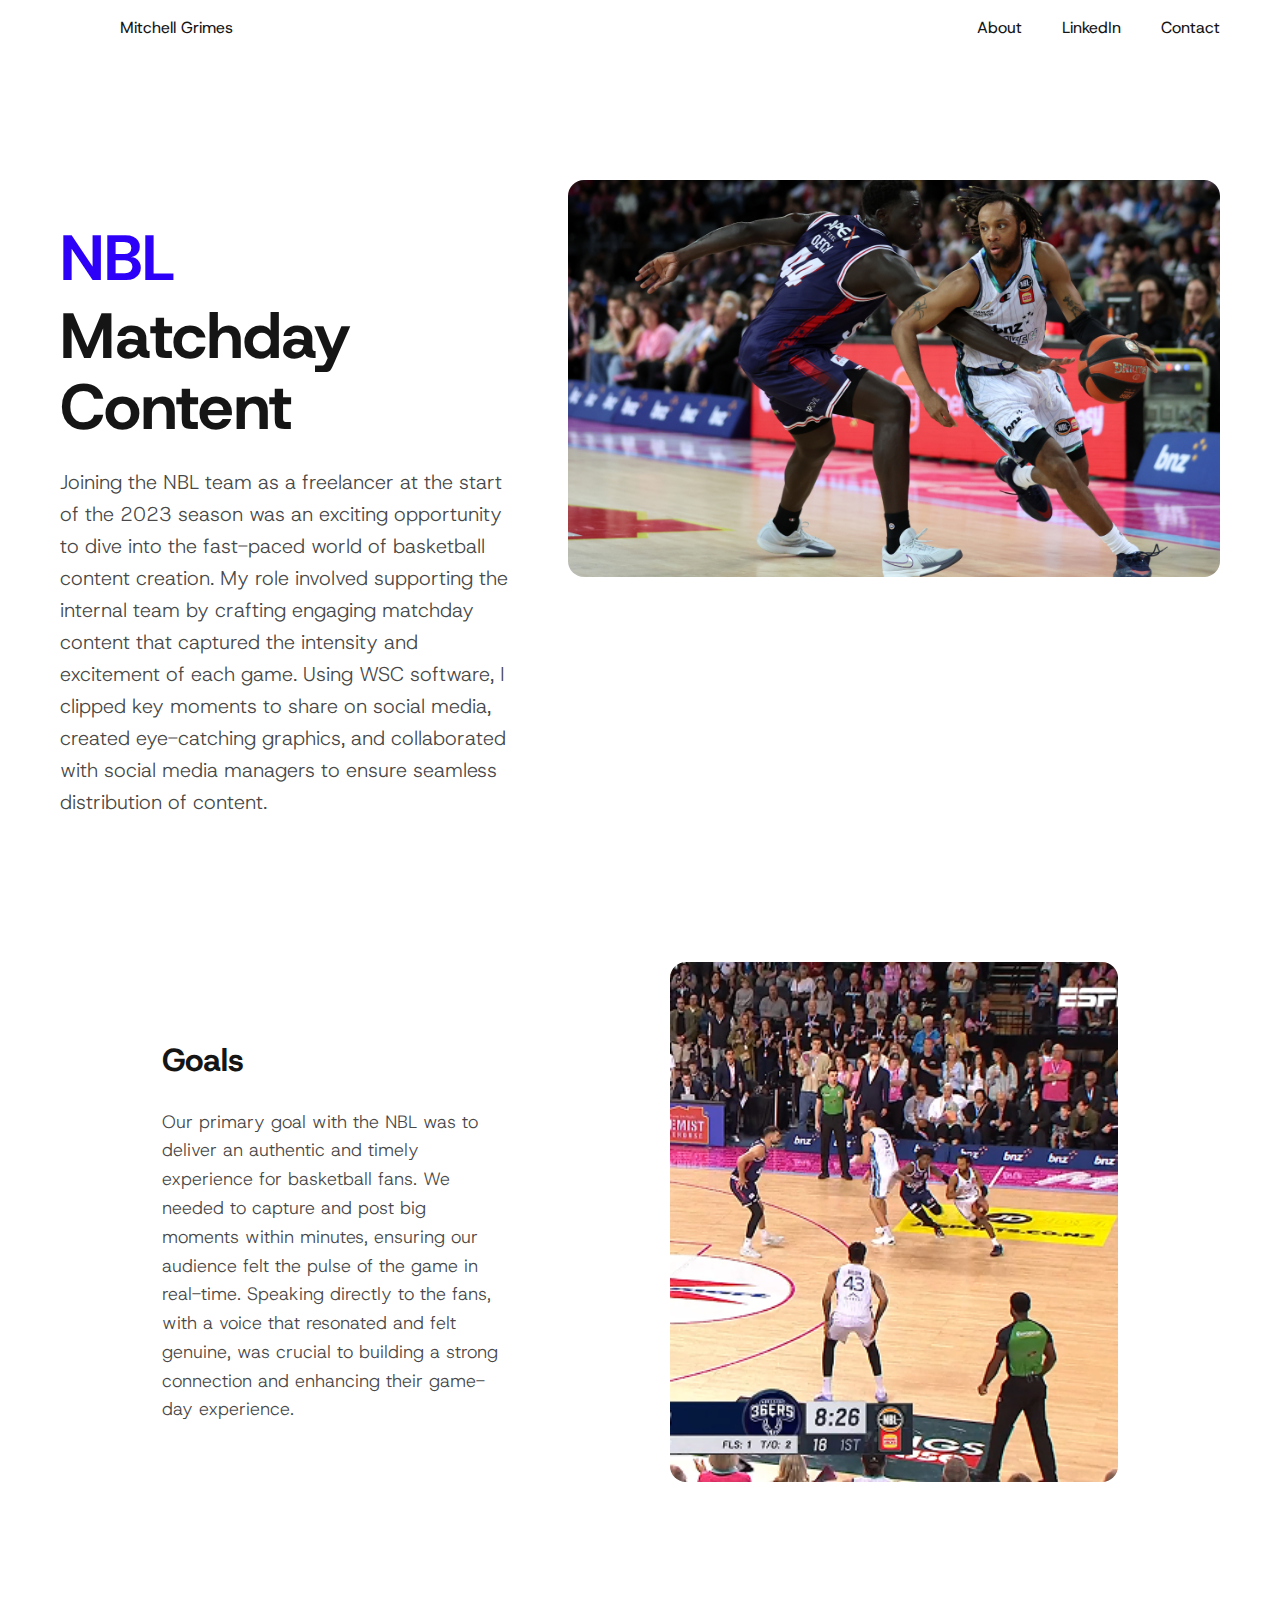
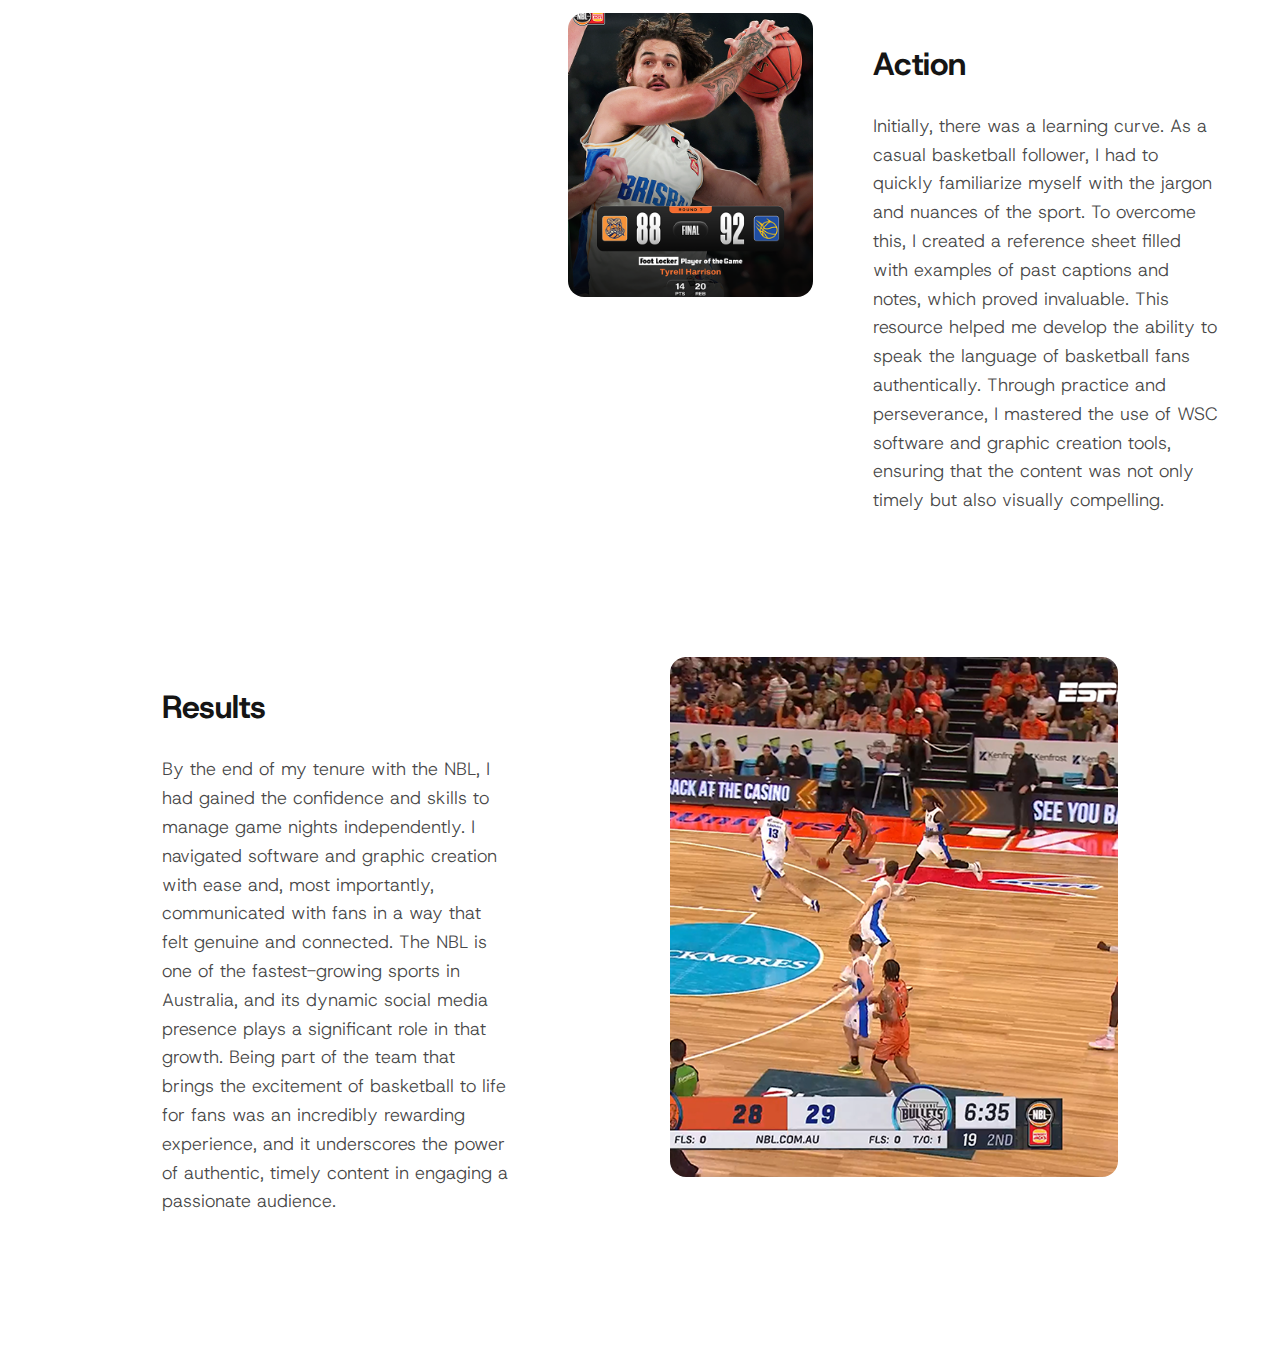
<file: nbl.html>
<!DOCTYPE html>
<html lang="en">
<head>
    <meta charset="UTF-8">
    <meta name="viewport" content="width=device-width, initial-scale=1.0">
    <title>Project Name - Mitchell Grimes</title>
    <link rel="stylesheet" href="fonts.css">
    <link rel="stylesheet" href="style.css">
</head>
<body>
    <header>
        <a href="index.html" class="mitchell-name">Mitchell Grimes</a>
        <nav>
            <a href="about.html">About</a>
            <a href="https://www.linkedin.com/in/mitchell-grimes-652a85173/" target="_blank">LinkedIn</a>
            <a href="mailto:mitchellgrimes1919@gmail.com">Contact</a>
        </nav>
    </header>

    <main class="project-page">
        <!-- Project Header -->
        <section class="project-header">
            <div class="project-title">
                <h1><span class="brand">NBL</span> Matchday Content </h1>
                <p class="project-intro">Joining the NBL team as a freelancer at the start of the 2023 season was an exciting opportunity to dive into the fast-paced world of basketball content creation. My role involved supporting the internal team by crafting engaging matchday content that captured the intensity and excitement of each game. Using WSC software, I clipped key moments to share on social media, created eye-catching graphics, and collaborated with social media managers to ensure seamless distribution of content.</p>
            </div>
            <div class="hero-image">
                <img src="images/nblhero.png" alt="Project hero image">
            </div>
        </section>

        <!-- Goals Section -->
        <section class="project-section goals">
            <div class="section-image">
                <img src="images/nblgoals.png" alt="Goals section image">
            </div>
            <div class="section-content">
                <h2>Goals</h2>
                <p>Our primary goal with the NBL was to deliver an authentic and timely experience for basketball fans. We needed to capture and post big moments within minutes, ensuring our audience felt the pulse of the game in real-time. Speaking directly to the fans, with a voice that resonated and felt genuine, was crucial to building a strong connection and enhancing their game-day experience.</p>
            </div>
        </section>

        <!-- Action Section -->
        <section class="project-section action">
            <div class="section-image">
                <img src="images/nblaction.png" alt="Action section image">
            </div>
            <div class="section-content">
                <h2>Action</h2>
                <p>Initially, there was a learning curve. As a casual basketball follower, I had to quickly familiarize myself with the jargon and nuances of the sport. To overcome this, I created a reference sheet filled with examples of past captions and notes, which proved invaluable. This resource helped me develop the ability to speak the language of basketball fans authentically. Through practice and perseverance, I mastered the use of WSC software and graphic creation tools, ensuring that the content was not only timely but also visually compelling.</p>
            </div>
        </section>

        <!-- Results Section -->
        <section class="project-section results">
            <div class="section-image">
                <img src="images/nblresults.png" alt="Results section image">
            </div>
            <div class="section-content">
                <h2>Results</h2>
                <p>By the end of my tenure with the NBL, I had gained the confidence and skills to manage game nights independently. I navigated software and graphic creation with ease and, most importantly, communicated with fans in a way that felt genuine and connected. The NBL is one of the fastest-growing sports in Australia, and its dynamic social media presence plays a significant role in that growth. Being part of the team that brings the excitement of basketball to life for fans was an incredibly rewarding experience, and it underscores the power of authentic, timely content in engaging a passionate audience.</p>
            </div>
        </section>
    </main>
</body>
</html>
</file>
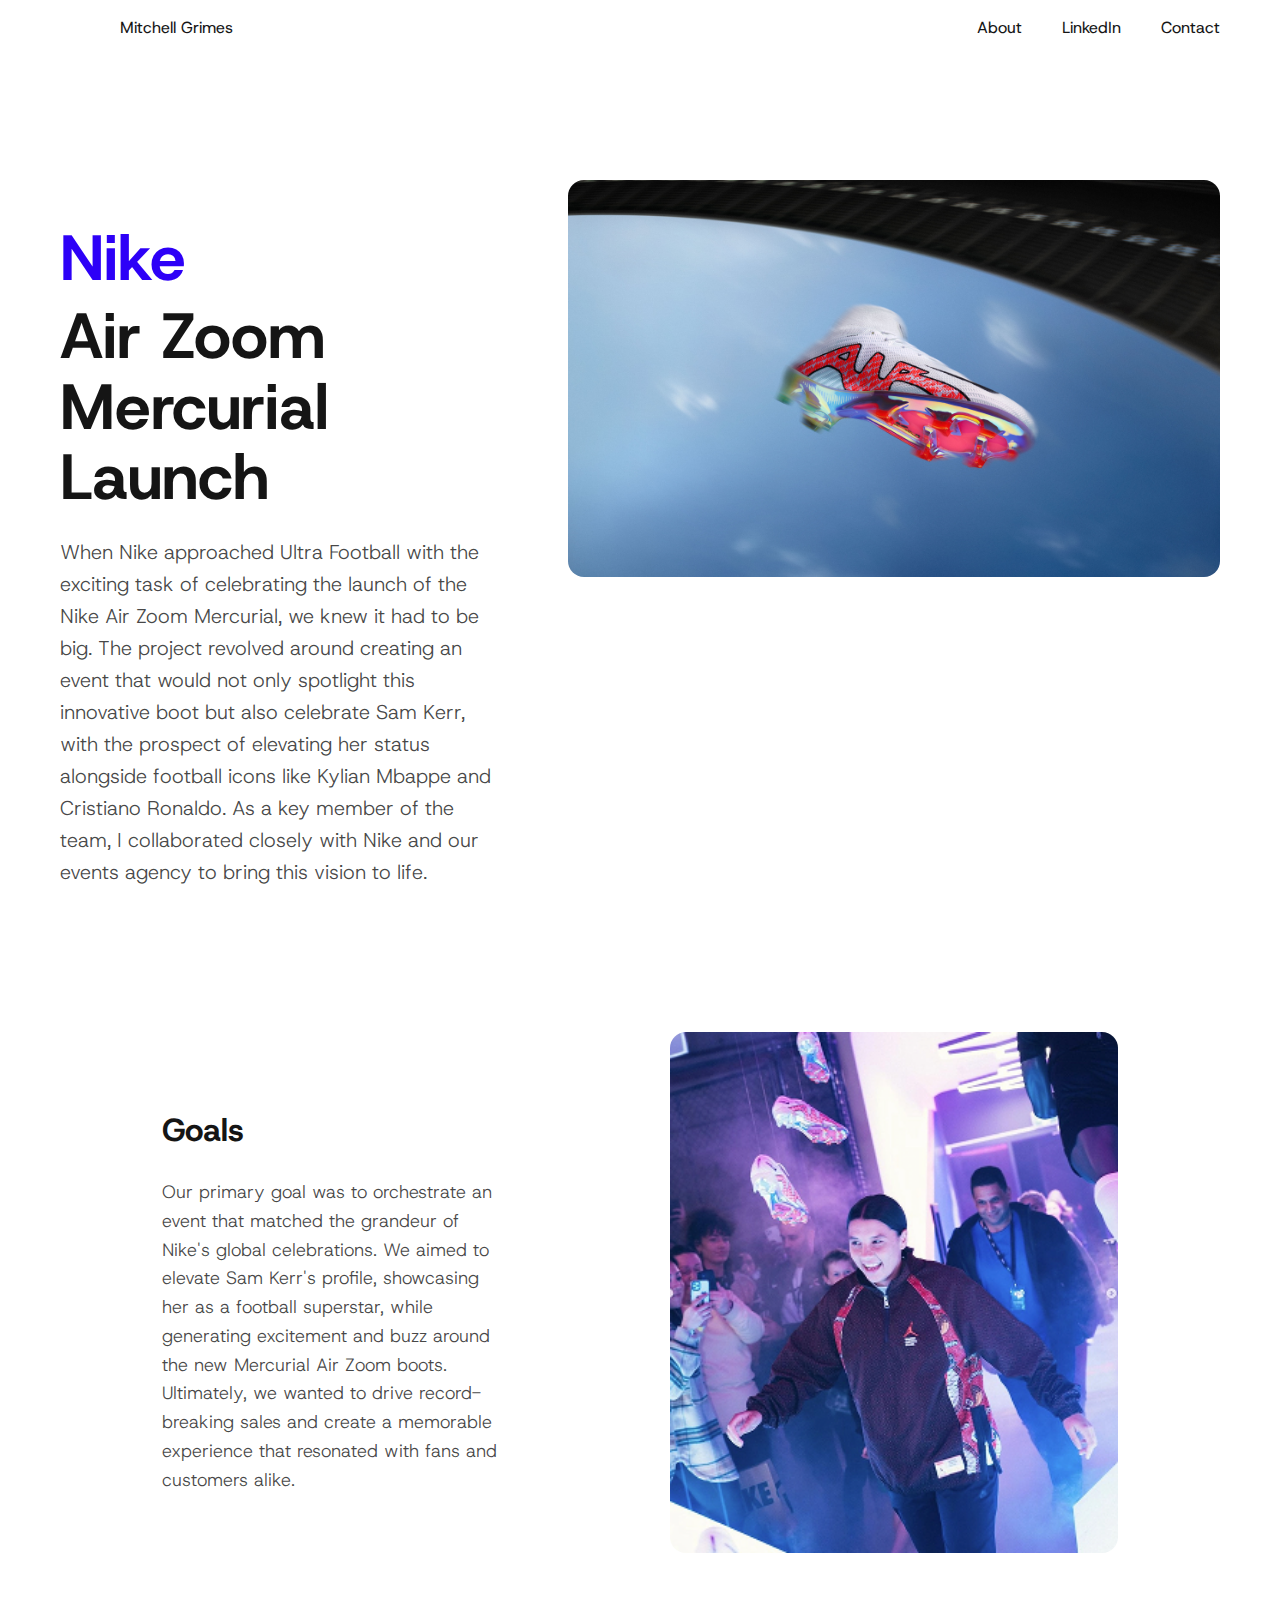
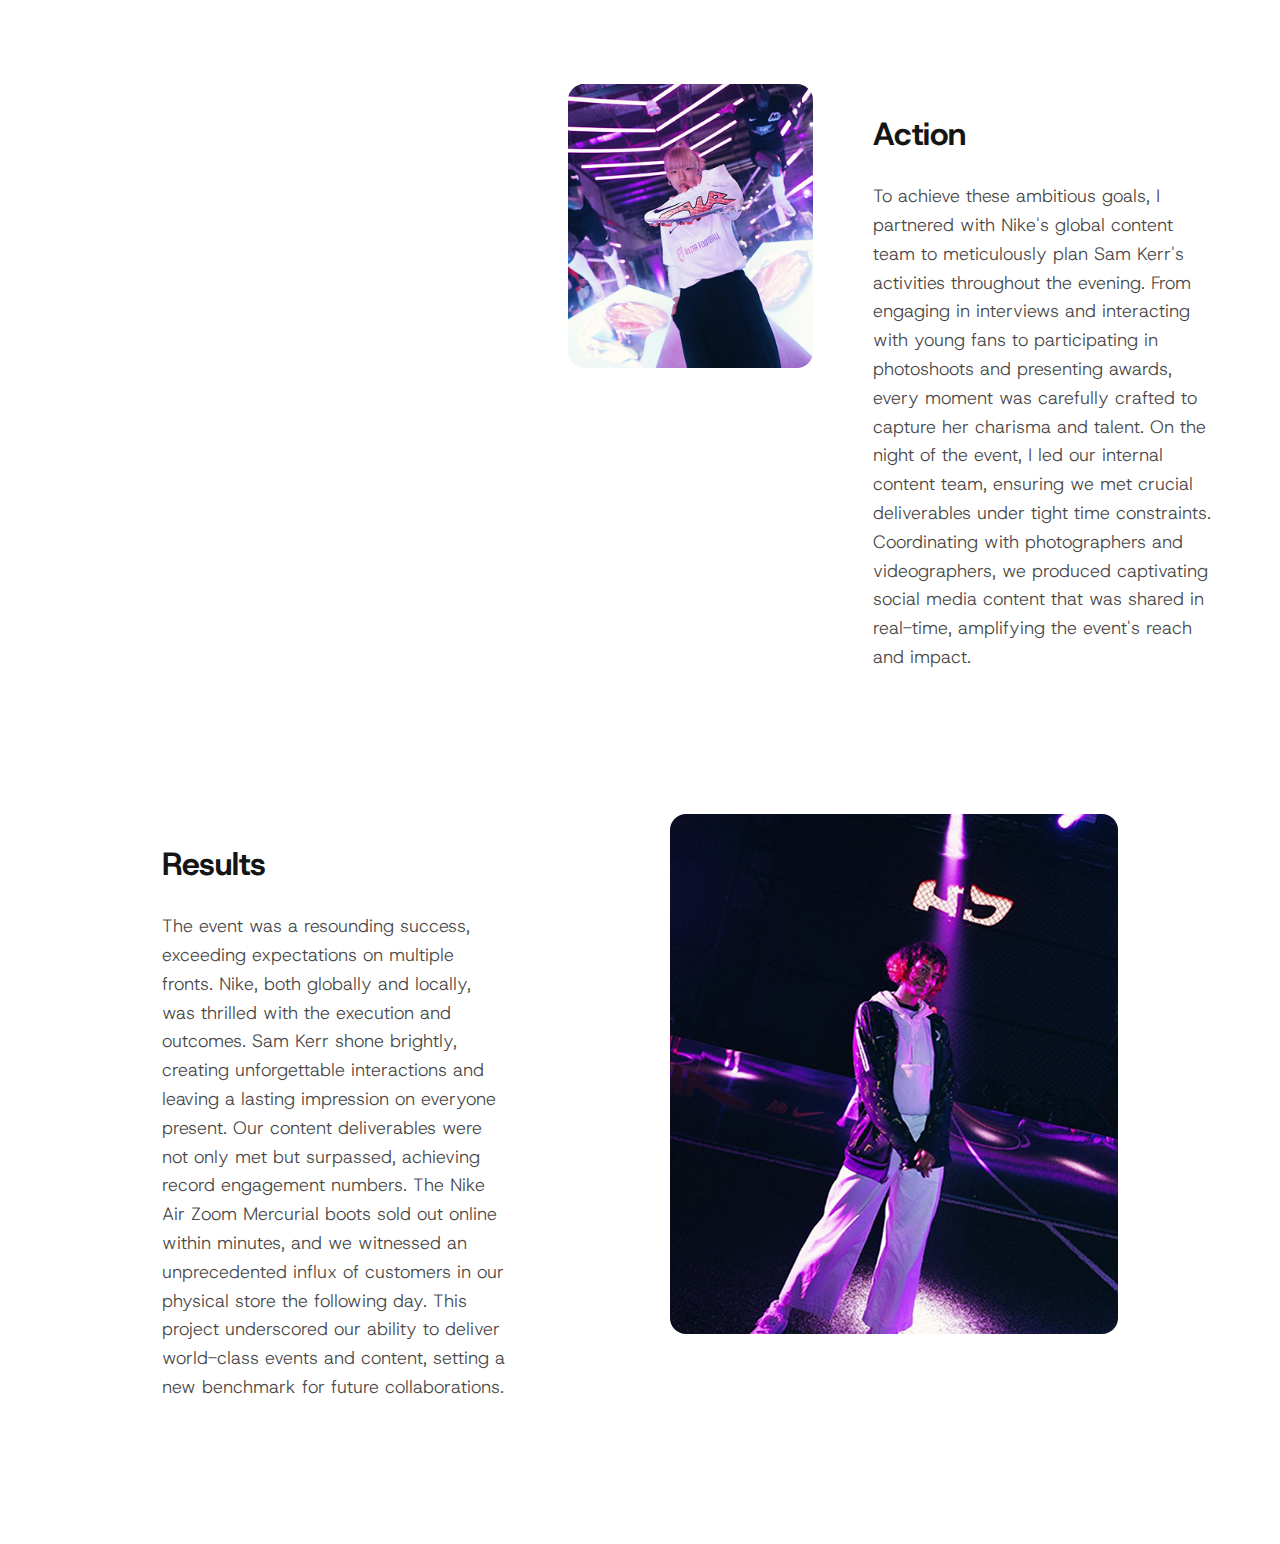
<file: nikeproject.html>
<!DOCTYPE html>
<html lang="en">
<head>
    <meta charset="UTF-8">
    <meta name="viewport" content="width=device-width, initial-scale=1.0">
    <title>Project Name - Mitchell Grimes</title>
    <link rel="stylesheet" href="fonts.css">
    <link rel="stylesheet" href="style.css">
</head>
<body>
    <header>
        <a href="index.html" class="mitchell-name">Mitchell Grimes</a>
        <nav>
            <a href="about.html">About</a>
            <a href="https://www.linkedin.com/in/mitchell-grimes-652a85173/" target="_blank">LinkedIn</a>
            <a href="mailto:mitchellgrimes1919@gmail.com">Contact</a>
        </nav>
    </header>

    <main class="project-page">
        <!-- Project Header -->
        <section class="project-header">
            <div class="project-title">
                <h1><span class="brand">Nike</span> Air Zoom Mercurial Launch</h1>
                <p class="project-intro">
  
                    When Nike approached Ultra Football with the exciting task of celebrating the launch of the Nike Air Zoom Mercurial, we knew it had to be big. The project revolved around creating an event that would not only spotlight this innovative boot but also celebrate Sam Kerr, with the prospect of elevating her status alongside football icons like Kylian Mbappe and Cristiano Ronaldo. As a key member of the team, I collaborated closely with Nike and our events agency to bring this vision to life.</p>
            </div>
            <div class="hero-image">
                <img src="images/nikeheroimage.png" alt="Project hero image">
            </div>
        </section>

        <!-- Goals Section -->
        <section class="project-section goals">
            <div class="section-image">
                <img src="images/nikegoals.png" alt="Goals section image">
            </div>
            <div class="section-content">
                <h2>Goals</h2>
                <p>
  
                    Our primary goal was to orchestrate an event that matched the grandeur of Nike's global celebrations. We aimed to elevate Sam Kerr's profile, showcasing her as a football superstar, while generating excitement and buzz around the new Mercurial Air Zoom boots. Ultimately, we wanted to drive record-breaking sales and create a memorable experience that resonated with fans and customers alike.</p>
            </div>
        </section>

        <!-- Action Section -->
        <section class="project-section action">
            <div class="section-image">
                <img src="images/nikeaction.png" alt="Action section image">
            </div>
            <div class="section-content">
                <h2>Action</h2>
                <p>
  
                    To achieve these ambitious goals, I partnered with Nike's global content team to meticulously plan Sam Kerr's activities throughout the evening. From engaging in interviews and interacting with young fans to participating in photoshoots and presenting awards, every moment was carefully crafted to capture her charisma and talent. On the night of the event, I led our internal content team, ensuring we met crucial deliverables under tight time constraints. Coordinating with photographers and videographers, we produced captivating social media content that was shared in real-time, amplifying the event's reach and impact.</p>
            </div>
        </section>

        <!-- Results Section -->
        <section class="project-section results">
            <div class="section-image">
                <img src="images/nikeresults (1).png" alt="Results section image">
            </div>
            <div class="section-content">
                <h2>Results</h2>
                <p>
  
                    The event was a resounding success, exceeding expectations on multiple fronts. Nike, both globally and locally, was thrilled with the execution and outcomes. Sam Kerr shone brightly, creating unforgettable interactions and leaving a lasting impression on everyone present. Our content deliverables were not only met but surpassed, achieving record engagement numbers. The Nike Air Zoom Mercurial boots sold out online within minutes, and we witnessed an unprecedented influx of customers in our physical store the following day. This project underscored our ability to deliver world-class events and content, setting a new benchmark for future collaborations.</p>
            </div>
        </section>
    </main>
</body>
</html>
</file>
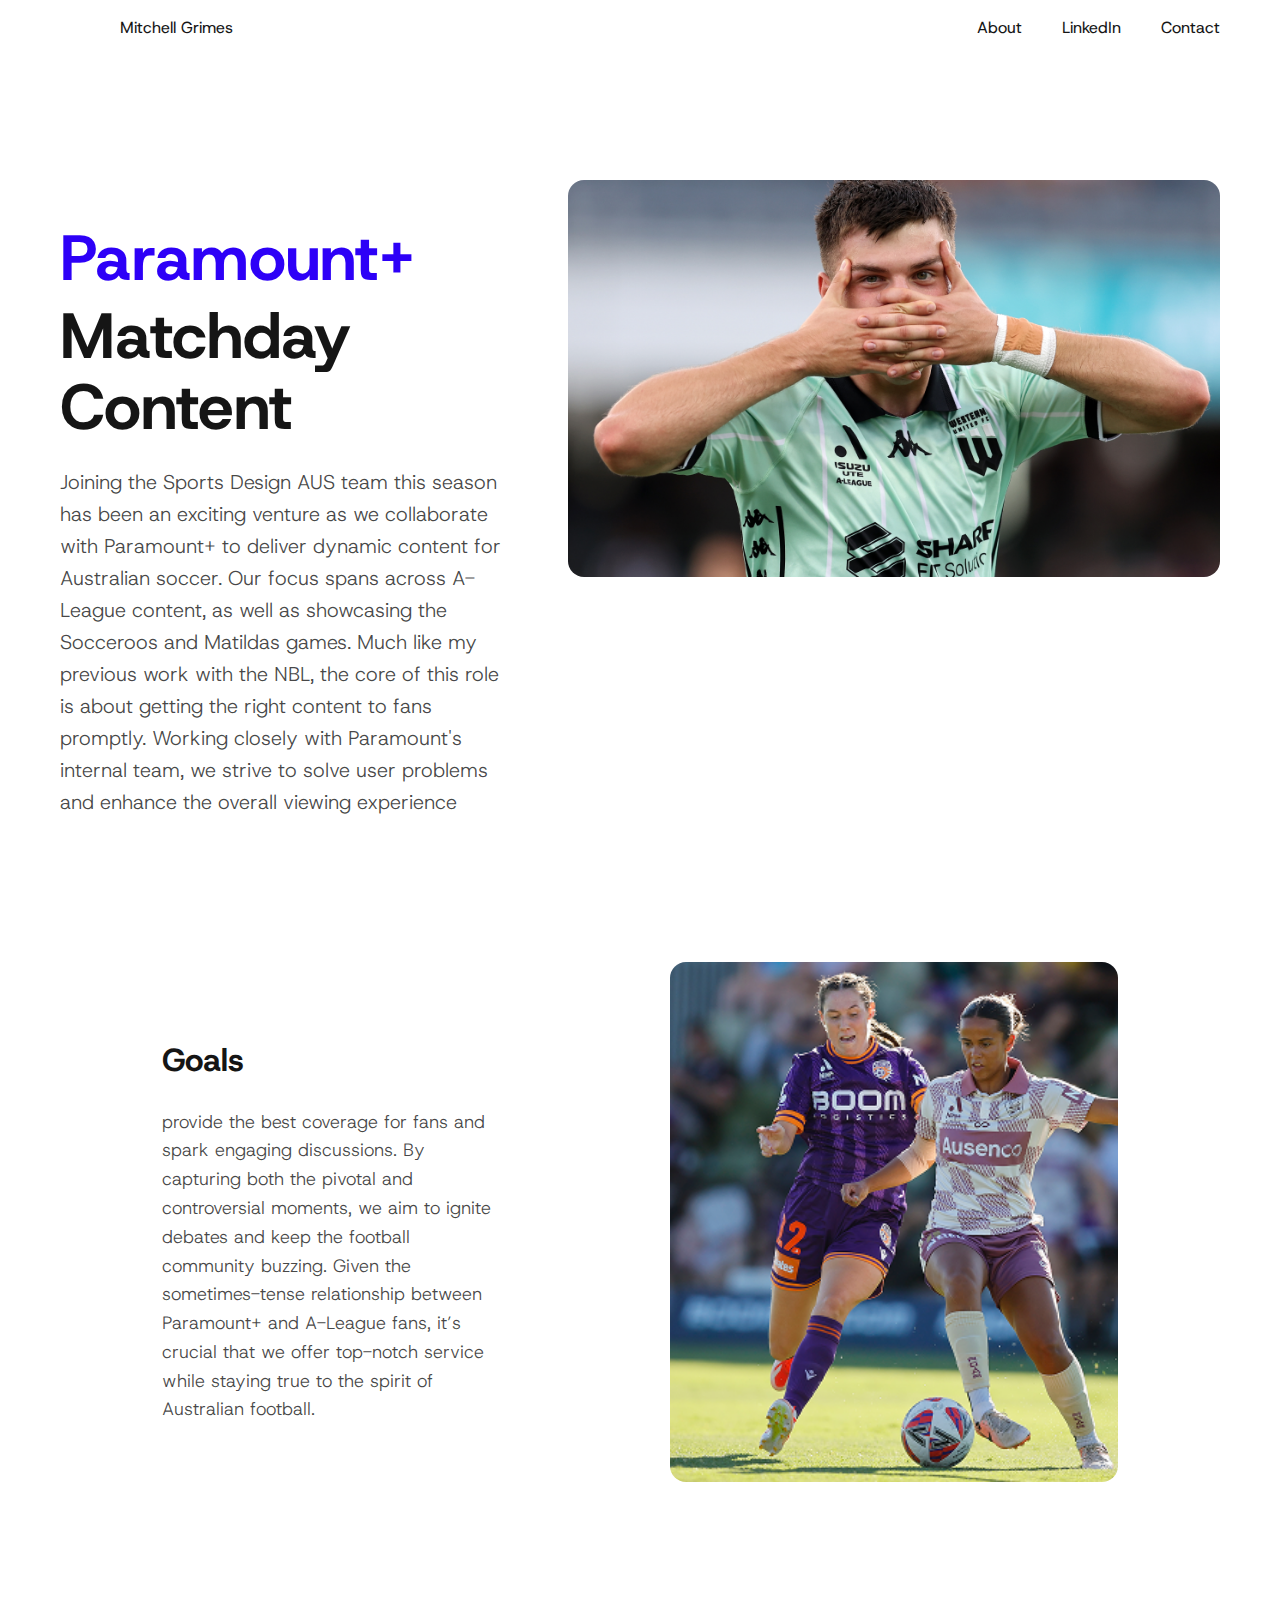
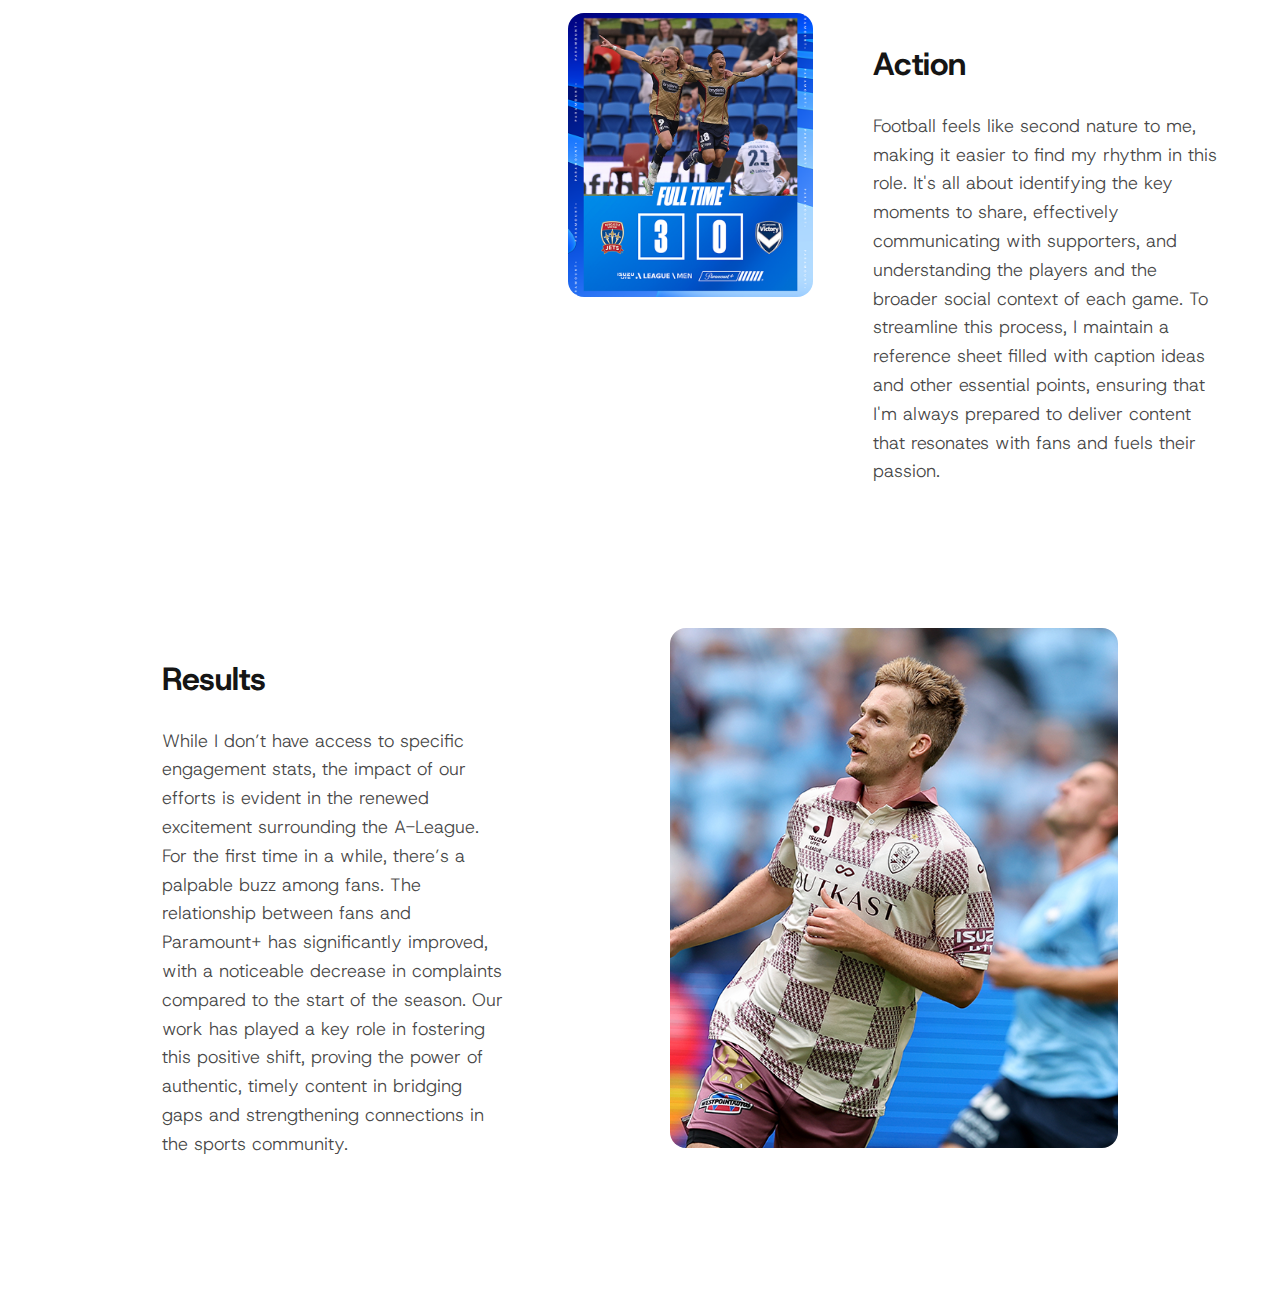
<file: paramount.html>
<!DOCTYPE html>
<html lang="en">
<head>
    <meta charset="UTF-8">
    <meta name="viewport" content="width=device-width, initial-scale=1.0">
    <title>Project Name - Mitchell Grimes</title>
    <link rel="stylesheet" href="fonts.css">
    <link rel="stylesheet" href="style.css">
</head>
<body>
    <header>
        <a href="index.html" class="mitchell-name">Mitchell Grimes</a>
        <nav>
            <a href="about.html">About</a>
            <a href="https://www.linkedin.com/in/mitchell-grimes-652a85173/" target="_blank">LinkedIn</a>
            <a href="mailto:mitchellgrimes1919@gmail.com">Contact</a>
        </nav>
    </header>

    <main class="project-page">
        <!-- Project Header -->
        <section class="project-header">
            <div class="project-title">
                <h1><span class="brand">Paramount+</span> Matchday Content</h1>
                <p class="project-intro">Joining the Sports Design AUS team this season has been an exciting venture as we collaborate with Paramount+ to deliver dynamic content for Australian soccer. Our focus spans across A-League content, as well as showcasing the Socceroos and Matildas games. Much like my previous work with the NBL, the core of this role is about getting the right content to fans promptly. Working closely with Paramount's internal team, we strive to solve user problems and enhance the overall viewing experience</p>
            </div>
            <div class="hero-image">
                <img src="images/paramounthero.png" alt="Project hero image">
            </div>
        </section>

        <!-- Goals Section -->
        <section class="project-section goals">
            <div class="section-image">
                <img src="images/paramountgoals.png" alt="Goals section image">
            </div>
            <div class="section-content">
                <h2>Goals</h2>
                <p>provide the best coverage for fans and spark engaging discussions. By capturing both the pivotal and controversial moments, we aim to ignite debates and keep the football community buzzing. Given the sometimes-tense relationship between Paramount+ and A-League fans, it’s crucial that we offer top-notch service while staying true to the spirit of Australian football.</p>
            </div>
        </section>

        <!-- Action Section -->
        <section class="project-section action">
            <div class="section-image">
                <img src="images/paramountaction.png" alt="Action section image">
            </div>
            <div class="section-content">
                <h2>Action</h2>
                <p>Football feels like second nature to me, making it easier to find my rhythm in this role. It's all about identifying the key moments to share, effectively communicating with supporters, and understanding the players and the broader social context of each game. To streamline this process, I maintain a reference sheet filled with caption ideas and other essential points, ensuring that I'm always prepared to deliver content that resonates with fans and fuels their passion.</p>
            </div>
        </section>

        <!-- Results Section -->
        <section class="project-section results">
            <div class="section-image">
                <img src="images/paramountresults.png" alt="Results section image">
            </div>
            <div class="section-content">
                <h2>Results</h2>
                <p>While I don’t have access to specific engagement stats, the impact of our efforts is evident in the renewed excitement surrounding the A-League. For the first time in a while, there’s a palpable buzz among fans. The relationship between fans and Paramount+ has significantly improved, with a noticeable decrease in complaints compared to the start of the season. Our work has played a key role in fostering this positive shift, proving the power of authentic, timely content in bridging gaps and strengthening connections in the sports community.</p>
            </div>
        </section>
    </main>
</body>
</html>
</file>
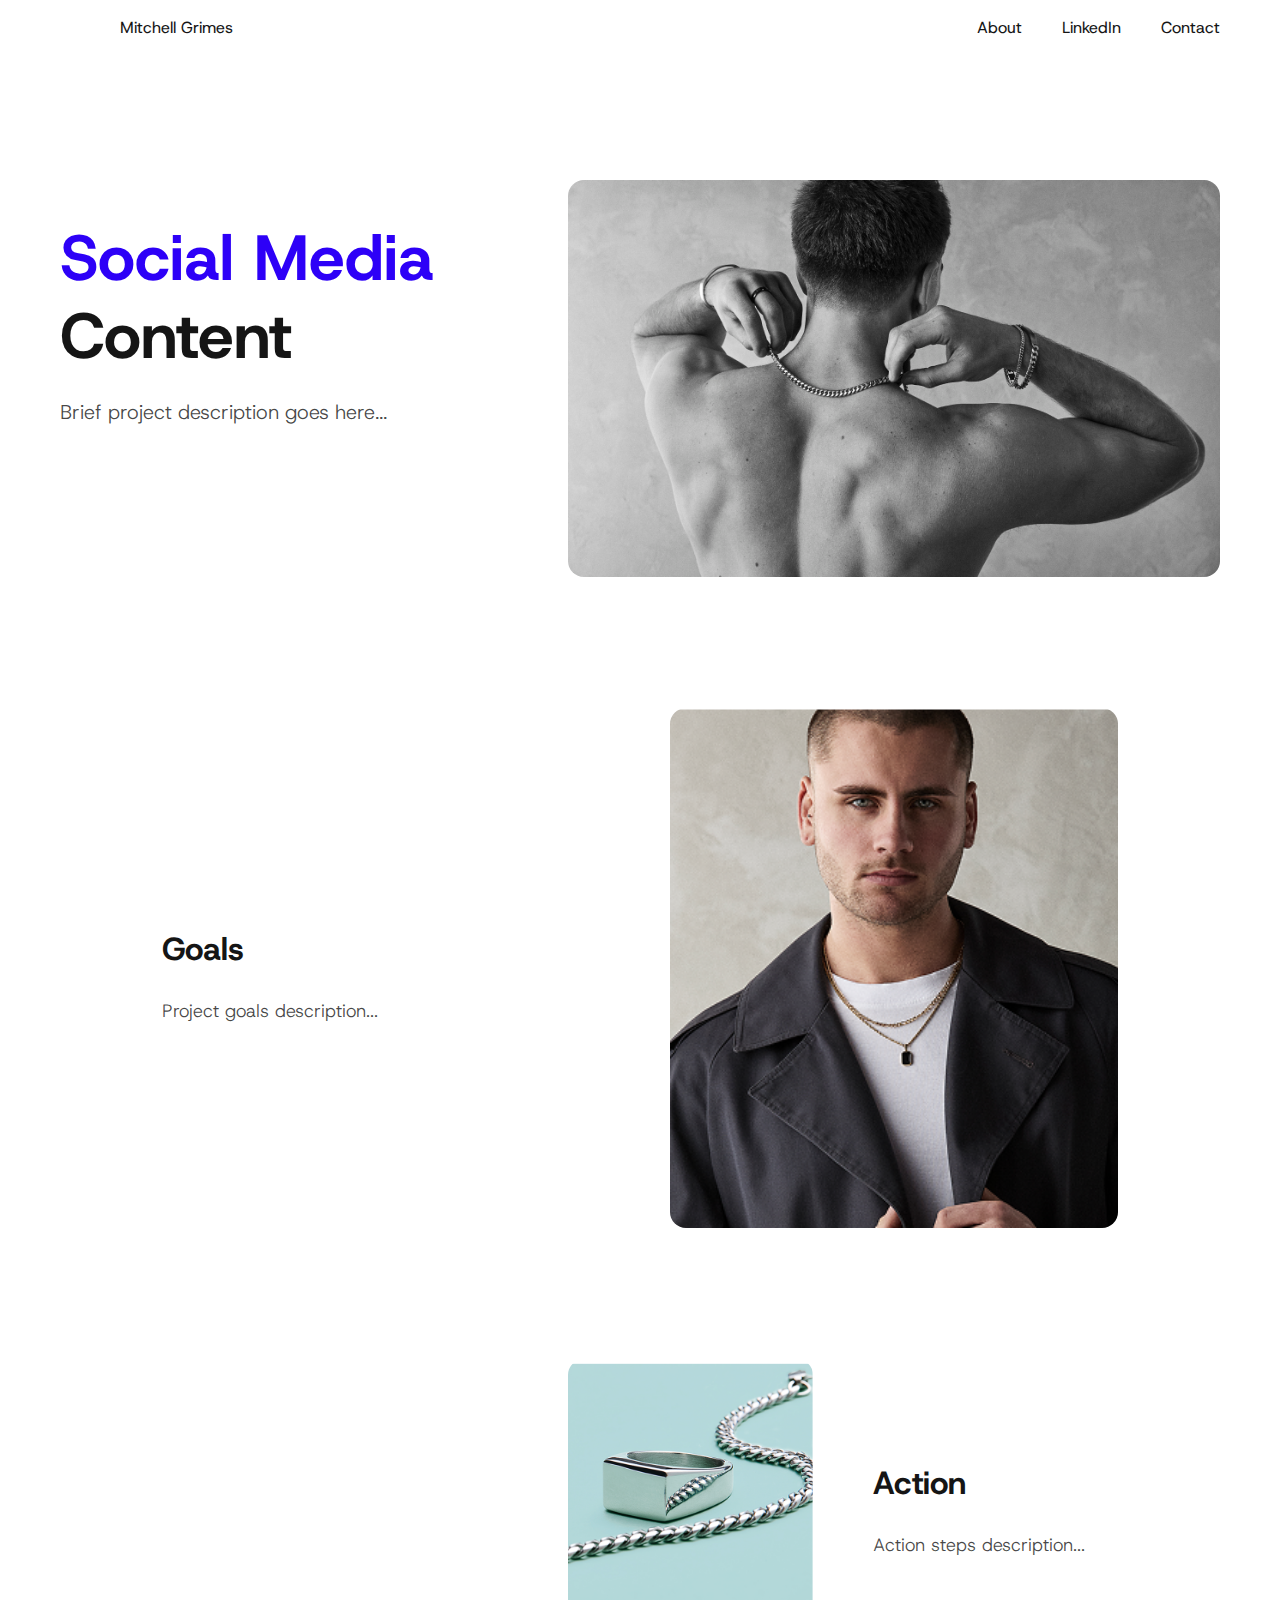
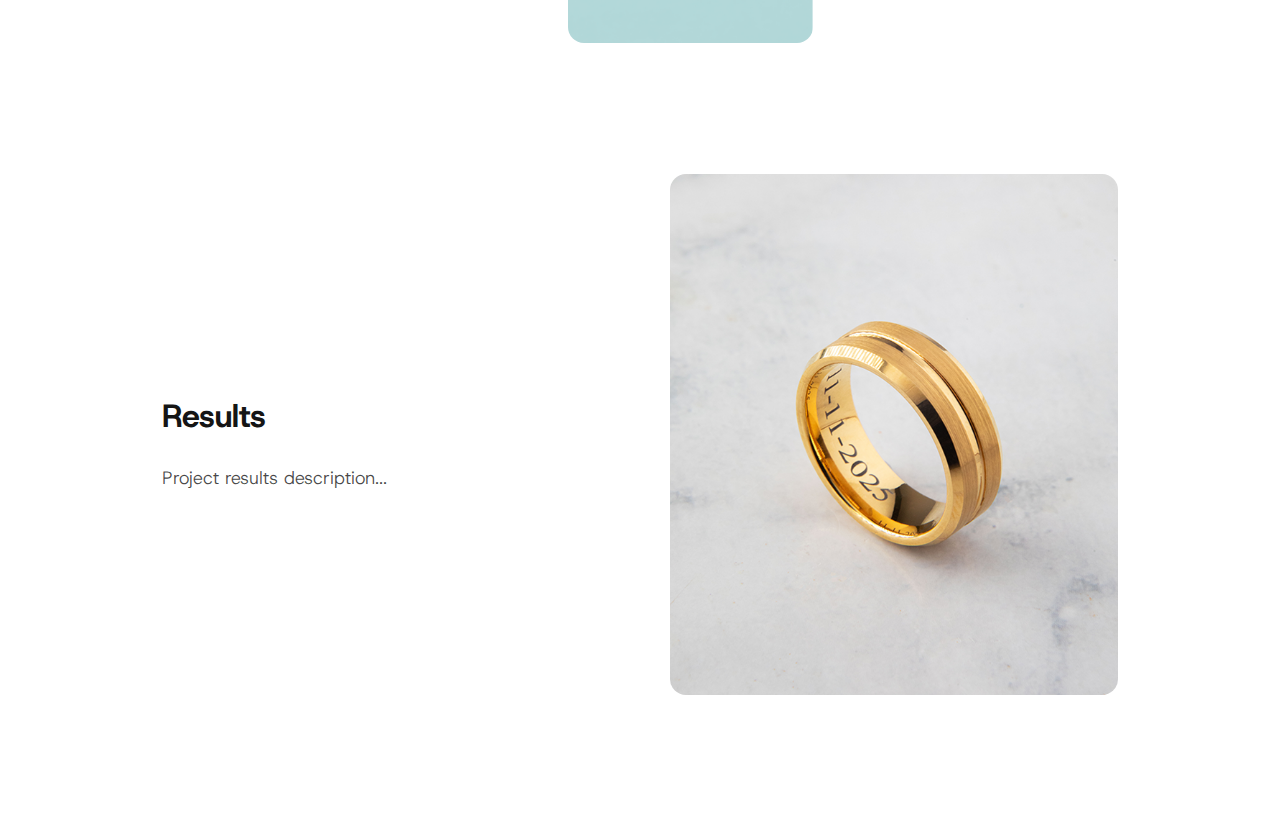
<file: social.html>
<!DOCTYPE html>
<html lang="en">
<head>
    <meta charset="UTF-8">
    <meta name="viewport" content="width=device-width, initial-scale=1.0">
    <title>Project Name - Mitchell Grimes</title>
    <link rel="stylesheet" href="fonts.css">
    <link rel="stylesheet" href="style.css">
</head>
<body>
    <header>
        <a href="index.html" class="mitchell-name">Mitchell Grimes</a>
        <nav>
            <a href="about.html">About</a>
            <a href="https://www.linkedin.com/in/mitchell-grimes-652a85173/" target="_blank">LinkedIn</a>
            <a href="mailto:mitchellgrimes1919@gmail.com">Contact</a>
        </nav>
    </header>

    <main class="project-page">
        <!-- Project Header -->
        <section class="project-header">
            <div class="project-title">
                <h1><span class="brand">Social Media</span> Content</h1>
                <p class="project-intro">Brief project description goes here...</p>
            </div>
            <div class="hero-image">
                <img src="images/socialhero.png" alt="Project hero image">
            </div>
        </section>

        <!-- Goals Section -->
        <section class="project-section goals">
            <div class="section-image">
                <img src="images/socialgoals.png" alt="Goals section image">
            </div>
            <div class="section-content">
                <h2>Goals</h2>
                <p>Project goals description...</p>
            </div>
        </section>

        <!-- Action Section -->
        <section class="project-section action">
            <div class="section-image">
                <img src="images/socialaction.png" alt="Action section image">
            </div>
            <div class="section-content">
                <h2>Action</h2>
                <p>Action steps description...</p>
            </div>
        </section>

        <!-- Results Section -->
        <section class="project-section results">
            <div class="section-image">
                <img src="images/socialresults.png" alt="Results section image">
            </div>
            <div class="section-content">
                <h2>Results</h2>
                <p>Project results description...</p>
            </div>
        </section>
    </main>
</body>
</html>
</file>
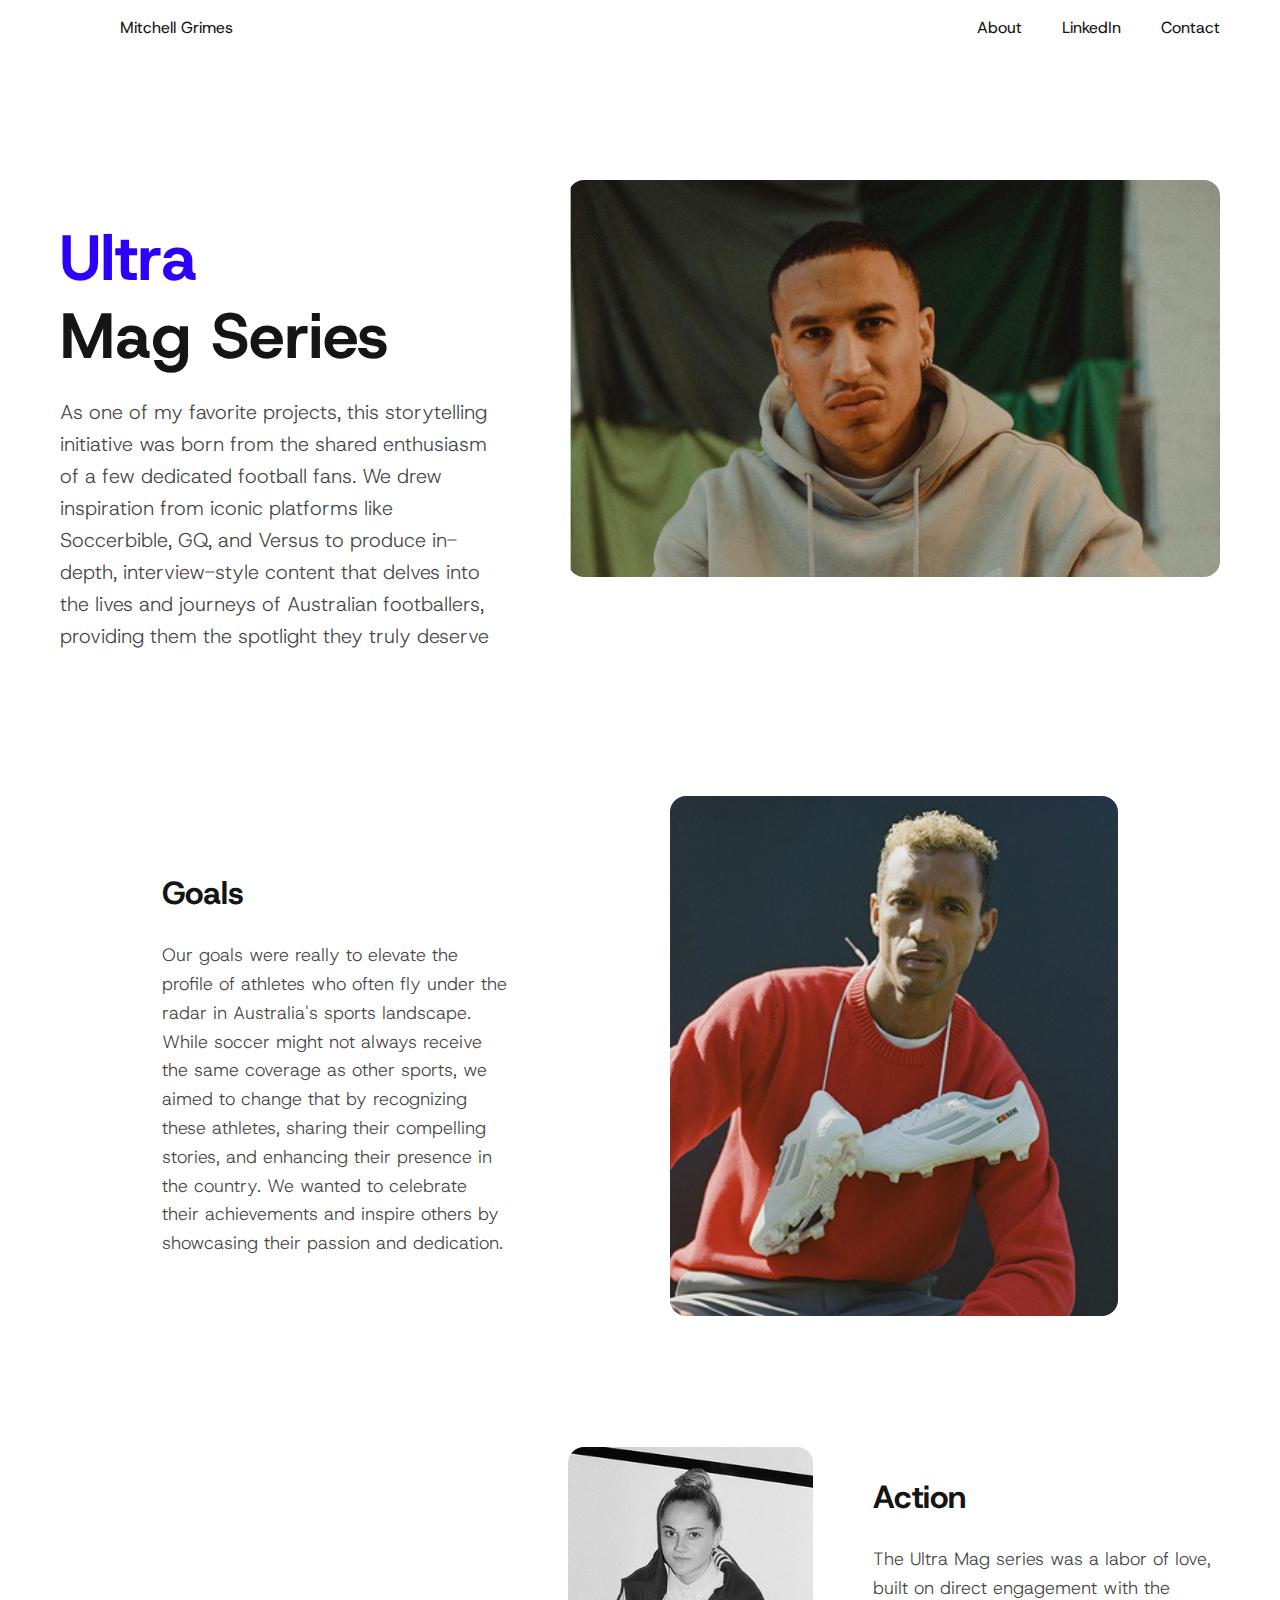
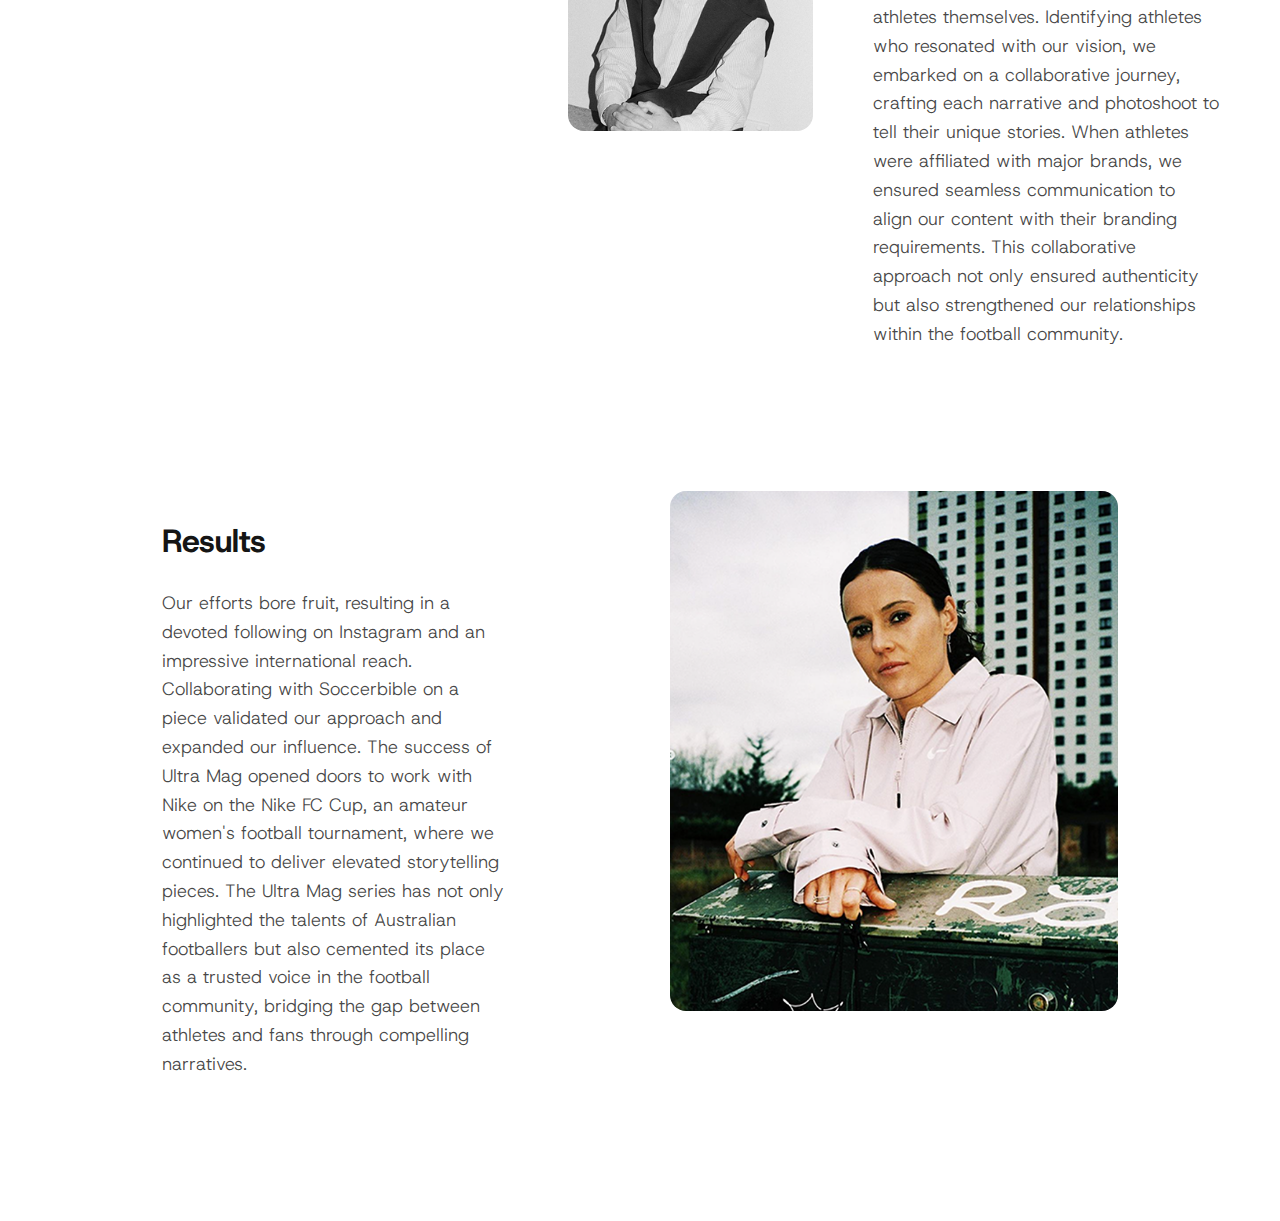
<file: ultramag.html>
<!DOCTYPE html>
<html lang="en">
<head>
    <meta charset="UTF-8">
    <meta name="viewport" content="width=device-width, initial-scale=1.0">
    <title>Project Name - Mitchell Grimes</title>
    <link rel="stylesheet" href="fonts.css">
    <link rel="stylesheet" href="style.css">
</head>
<body>
    <header>
        <a href="index.html" class="mitchell-name">Mitchell Grimes</a>
        <nav>
            <a href="about.html">About</a>
            <a href="https://www.linkedin.com/in/mitchell-grimes-652a85173/" target="_blank">LinkedIn</a>
            <a href="mailto:mitchellgrimes1919@gmail.com">Contact</a>
        </nav>
    </header>

    <main class="project-page">
        <!-- Project Header -->
        <section class="project-header">
            <div class="project-title">
                <h1><span class="brand">Ultra</span> Mag Series</h1>
                <p class="project-intro"> As one of my favorite projects, this storytelling initiative was born from the shared enthusiasm of a few dedicated football fans. We drew inspiration from iconic platforms like Soccerbible, GQ, and Versus to produce in-depth, interview-style content that delves into the lives and journeys of Australian footballers, providing them the spotlight they truly deserve</p>
            </div>
            <div class="hero-image">
                <img src="images/ultrahero.png" alt="Project hero image">
            </div>
        </section>

        <!-- Goals Section -->
        <section class="project-section goals">
            <div class="section-image">
                <img src="images/ultragoals.png" alt="Goals section image">
            </div>
            <div class="section-content">
                <h2>Goals</h2>
                <p>Our goals were really to elevate the profile of athletes who often fly under the radar in Australia's sports landscape. While soccer might not always receive the same coverage as other sports, we aimed to change that by recognizing these athletes, sharing their compelling stories, and enhancing their presence in the country. We wanted to celebrate their achievements and inspire others by showcasing their passion and dedication.</p>
            </div>
        </section>

        <!-- Action Section -->
        <section class="project-section action">
            <div class="section-image">
                <img src="images/ultraction.png" alt="Action section image">
            </div>
            <div class="section-content">
                <h2>Action</h2>
                <p>The Ultra Mag series was a labor of love, built on direct engagement with the athletes themselves. Identifying athletes who resonated with our vision, we embarked on a collaborative journey, crafting each narrative and photoshoot to tell their unique stories. When athletes were affiliated with major brands, we ensured seamless communication to align our content with their branding requirements. This collaborative approach not only ensured authenticity but also strengthened our relationships within the football community.</p>
            </div>
        </section>

        <!-- Results Section -->
        <section class="project-section results">
            <div class="section-image">
                <img src="images/ultraresults.png" alt="Results section image">
            </div>
            <div class="section-content">
                <h2>Results</h2>
                <p>Our efforts bore fruit, resulting in a devoted following on Instagram and an impressive international reach. Collaborating with Soccerbible on a piece validated our approach and expanded our influence. The success of Ultra Mag opened doors to work with Nike on the Nike FC Cup, an amateur women's football tournament, where we continued to deliver elevated storytelling pieces. The Ultra Mag series has not only highlighted the talents of Australian footballers but also cemented its place as a trusted voice in the football community, bridging the gap between athletes and fans through compelling narratives.</p>
            </div>
        </section>
    </main>
</body>
</html>
</file>
<file: fonts.css>
@import url('https://fonts.googleapis.com/css?family=Host+Grotesk:300,300italic,600,600italic,regular,italic');
</file>
<file: style.css>
/* Table of Contents
1. Reset & Base Styles
2. Typography & Colors
3. Header & Navigation
4. Welcome Section
5. Projects Grid
6. About Section
7. Media Queries
*/

/* -----------------------------
1. Reset & Base Styles
----------------------------- */
:root {
    --color-primary: #2d00f7;
    --color-text: #151515;
    --color-background: #ffffff;
    --color-dot: #D9D9D9;
    --spacing-xs: 8px;
    --spacing-sm: 16px;
    --spacing-md: 24px;
    --spacing-lg: 40px;
    --spacing-xl: 60px;
    --spacing-xxl: 124px;
}

html, body {
    overflow-x: hidden;
    margin: 0;
    padding: 0;
}

body {
    font-family: "Host Grotesk", sans-serif;
    font-size: 16px;
    line-height: 1.5;
    background-color: var(--color-background);
    color: var(--color-text);
    max-width: 100%;
    box-sizing: border-box;
    font-weight: 300;
}

*, *:before, *:after {
    box-sizing: inherit;
}

html {
    scroll-behavior: smooth;
}

/* -----------------------------
2. Header & Navigation
----------------------------- */
/* Base header styles */
header {
    display: flex;
    justify-content: space-between;
    align-items: center;
    width: calc(100% - var(--spacing-xl) * 2);
    max-width: 1440px;
    margin: 0 auto;
    padding: var(--spacing-sm) 0;
}

header a {
    color: var(--color-text);
    text-decoration: none;
    font-size: 16px;
    margin: 0;
    font-weight: 400;
}

/* Mitchell Grimes name positioning */
.mitchell-name {
    margin-left: var(--spacing-xl); /* Align with content */
    font-weight: 400;
}

/* Navigation styles */
nav {
    display: flex;
    gap: 40px;
    align-items: center;
}

nav a {
    color: var(--color-text);
    text-decoration: none;
    font-size: 16px;
    transition: color 0.3s ease;
}

a:hover {
    color: var(--color-primary);
}

nav a.active {
    color: var(--color-primary);
}

/* Mobile styles */
@media (max-width: 768px) {
    header {
        padding: var(--spacing-sm) var(--spacing-md);
        width: 100%;
    }

    .mitchell-name {
        margin-left: 0; /* Remove margin on mobile */
    }

    nav {
        gap: 24px;
    }

    nav a {
        font-size: 14px;
        white-space: nowrap;
    }
}

/* -----------------------------
3. Welcome Section
----------------------------- */
section.welcome {
    margin: var(--spacing-xl) var(--spacing-xl) 0;
    text-align: left;
}

section.welcome .title {
    color: var(--color-primary);
}

.welcome-text {
    display: flex;
    flex-direction: column;
    align-items: flex-start;
    gap: var(--spacing-xs);
}

.welcome-text h1 {
    font-size: clamp(32px, 14vw, 208px);
    letter-spacing: -0.02em;
    line-height: 0.9;
    margin: 0;
    font-weight: 600;
    height: auto;
    white-space: nowrap;
}

.welcome-text .highlight {
    color: var(--color-primary);
}



.welcome-text .highlight {
    color: var(--color-primary);
}

/* Mobile Styles */
@media (max-width: 768px) {
    section.welcome {
        margin: var(--spacing-md);
        overflow: hidden;
    }

    .welcome-text h1 .greeting {
        display: block;
        margin-bottom: 4px;
    }

    .welcome-text h1 .name {
        display: block;
    }

    .projects {
        display: grid;
        grid-template-columns: 1fr;
        gap: var(--spacing-md);
        padding: var(--spacing-sm);
        margin: 0;
    }

    .project {
        margin-bottom: var(--spacing-sm);
    }

    .project img {
        height: 240px;
        object-fit: cover;
        border-radius: 12px;
    }

    .project h2 {
        font-size: 18px;
        margin-top: var(--spacing-xs);
        margin-bottom: 0;
    }
    
    .project.sam-kerr,
    .project.klaviyo,
    .project.nbl,
    .project.ultra-mag,
    .project.paramount,
    .project.minnows,
    .project.adidas {
        grid-column: 1 / -1;
        grid-row: auto;
    }

    .welcome-text h1 .greeting {
        display: block;
        margin-bottom: 4px;
    }

    .welcome-text h1 .name {
        display: block;
    }

    .welcome-text .highlight {
        display: inline;
    }
}

/* -----------------------------
4. Projects Grid
----------------------------- */
/* Grid Container */
.projects {
    display: grid;
    grid-template-columns: repeat(12, minmax(88px, 1fr)); /* More flexible columns */
    gap: clamp(40px, 8vw, 124px) clamp(16px, 2vw, 24px); /* Responsive gaps */
    padding: clamp(1rem, 3vw, 2rem);
    max-width: 1440px;
    margin: 0 auto;
    box-sizing: border-box;
    contain: layout paint; /* Optimization for rendering */
}

/* Individual Project Items */
.project {
    border-radius: 8px;
    overflow: hidden;
    transition: transform 0.3s cubic-bezier(0.4, 0, 0.2, 1);
    will-change: transform;
    position: relative; /* For better stacking context */
    background-color: var(--color-background, #fff);
}

/* Specific Grid Placements */
.project.sam-kerr {
    grid-column: 1 / span 5;
}

.project.klaviyo {
    grid-column: 8 / span 5;
}

.project.nbl {
    grid-column: 3 / span 5;
    grid-row: 2;
}

.project.ultra-mag {
    grid-column: 6 / span 7;
    grid-row: 3;
}

.project.paramount {
    grid-column: 1 / span 7;
    grid-row: 4;
}

.project.minnows {
    grid-column: 6 / span 5;
    grid-row: 5;
}

.project.adidas {
    grid-column: 1 / span 5;
    grid-row: 6;
}

.project.social {
    grid-column: 8 / span 5;
    grid-row: 6;
}

/* Project Images */
.project img {
    width: 100%;
    height: 400px;         /* Set fixed height */
    object-fit: cover;     /* Maintain aspect ratio and cover container */
    transition: transform 0.3s cubic-bezier(0.4, 0, 0.2, 1);
    display: block;
}

/* Hover Effects with Progressive Enhancement */
@media (hover: hover) {
    .project {
        transform: translateZ(0); /* Hardware acceleration */
    }

    .project:hover {
        transform: translateY(-4px);
    }

    .project:focus-within {
        transform: translateY(-4px);
        outline: 2px solid var(--color-primary, #2d00f7);
        outline-offset: 2px;
    }
}

/* Project Text Styles */
.project h2 {
    color: var(--color-text, #333);
    text-decoration: none;
    transition: color 0.3s ease;
    margin: 16px 0 0 0;
    font-size: clamp(14px, 1vw, 16px);
    line-height: 1.4;
    font-weight: 400;  /* Reduced from default weight */
}

.project a {
    text-decoration: none;
    color: inherit;
}

.project a:hover h2,
.project a:focus h2 {
    color: var(--color-primary, #2d00f7);
}

/* Responsive Design with Modern Features */
@media (max-width: 1440px) {
    .projects {
        padding: clamp(1rem, 3vw, 2rem);
        grid-template-columns: repeat(12, 1fr);
        gap: clamp(40px, 6vw, 80px) clamp(16px, 2vw, 24px);
    }
}

@media (max-width: 1024px) {
    .projects {
        grid-template-columns: repeat(6, 1fr);
        gap: clamp(30px, 5vw, 60px) clamp(12px, 1.5vw, 16px);
    }

    .project {
        grid-column: span 6 !important;
        grid-row: auto !important;
    }
}

@media (max-width: 768px) {
    .projects {
        grid-template-columns: 1fr;
        gap: clamp(24px, 4vw, 40px);
        padding: 1rem;
    }

    .project {
        grid-column: 1 / -1 !important;
    }

    .project h2 {
        font-size: 18px;
        margin-top: var(--spacing-sm);
        padding: 0 var(--spacing-xs);
        font-weight: 400;  /* Ensure consistency on mobile */
    }

    .project img {
        height: 300px;     /* Slightly smaller height for mobile */
    }
}

/* Accessibility and Performance Optimizations */
@media (prefers-reduced-motion: reduce) {
    .project,
    .project img {
        transition: none;
    }
    
    .project:hover,
    .project:focus-within {
        transform: none;
    }
}

/* Print Styles */
@media print {
    .projects {
        display: block;
    }
    
    .project {
        page-break-inside: avoid;
        margin-bottom: 20px;
    }
}
/* -----------------------------
5. About Section
----------------------------- */
.about-me {
    display: grid;
    grid-template-columns: repeat(12, 1fr);
    gap: var(--spacing-md);
    margin: var(--spacing-xl);
}

.about-image {
    grid-column: 2 / span 4;  /* Changed from 1 to 2 to align with text */
}

.about-image img {
    width: 100%;
    height: auto;
    display: block;
}

.about-text {
    grid-column: 7 / span 4;
    align-self: center;  /* Vertically centers the text */
    padding-left: calc(var(--spacing-md) / 2);  /* Halved the padding */
}

.about-text p {
    font-size: 20px;
    line-height: 1.6;
    color: rgba(21, 21, 21, 0.8);
}

@media (max-width: 768px) {
    .about-text p {
        font-size: 16px;
        line-height: 1.6;
        color: rgba(21, 21, 21, 0.8);
    }
}

/* About Welcome Section */
/* Base Styles */
:root {
    --transition-speed: 0.3s;
}

/* Layout */
.about-section {
    display: grid;
    grid-template-columns: repeat(12, 1fr);
    gap: var(--spacing-xl);
    margin: 0 var(--spacing-xl);
}

.about-image {
    grid-column: 2 / span 4;
    width: 100%;
    height: auto;
    border-radius: 8px;
}

.about-text {
    grid-column: 7 / span 4;
    align-self: center;  /* Vertically centers the text */
    padding-left: calc(var(--spacing-md) / 2);  /* Halved the padding */
}

/* Mobile styles */
@media (max-width: 768px) {
    .about-section {
        grid-template-columns: 1fr;
        margin: 0 var(--spacing-md);
        gap: var(--spacing-md);
    }

    .about-image,
    .about-text {
        grid-column: 1 / -1;
        padding-left: 0;  /* Remove padding on mobile */
    }
}

/* Slideshow Container */
.slideshow-container {
    display: flex;
    flex-direction: column;
    gap: var(--spacing-xl);
    margin: var(--spacing-xl) auto;
    max-width: 1200px;
    padding: 0 var(--spacing-md);
}

/* Individual Slideshow Positioning */
.movies-slideshow,
.books-slideshow,
.music-slideshow {
    display: flex;
    flex-direction: column;
    justify-content: space-between; /* Aligns items within the slideshow */
}

.movies-slideshow {
    grid-column: 1 / span 3;
}

.books-slideshow {
    grid-column: 5 / span 3;
}

.music-slideshow {
    grid-column: 9 / span 4;
}
/* Slideshow Components */
.slideshow {
    position: relative;
    background: var(--color-background);
    border-radius: 16px;
    overflow: hidden;
    box-shadow: 0 8px 32px rgba(0, 0, 0, 0.08);
}

.slides {
    display: flex;
    transition: transform 0.5s cubic-bezier(0.4, 0, 0.2, 1);
}

.slide {
    min-width: 100%;
    padding: var(--spacing-xl);
    display: flex;
    flex-direction: column;
    align-items: center;
    justify-content: center;
}

.slide img {
    height: 320px;  /* Fixed height instead of width */
    width: auto;    /* Let width adjust naturally */
    object-fit: contain;
    border-radius: 12px;
}

@media (max-width: 768px) {
    .slide {
        padding: var(--spacing-md);
    }

    .slide img {
        height: 220px;  /* Smaller height for mobile */
    }
}

.slide-description {
    margin-top: var(--spacing-md);
    font-size: 16px;
    line-height: 1.5;
    color: var(--color-text);
    text-align: center;
    max-width: 600px;
}

@media (max-width: 768px) {
    .slide {
        padding: var(--spacing-md);
    }

    .slide img {
        height: 250px;
    }
}

.slide-description {
    margin-top: var(--spacing-sm);
    font-size: 16px;
    line-height: 1.5;
    color: var(--color-text);
    text-align: center;
}

.slideshow-navigation {
    position: absolute;
    bottom: var(--spacing-md);
    left: 50%;
    transform: translateX(-50%);
    display: flex;
    gap: var(--spacing-xs);
    z-index: 2;
}

.nav-dot {
    width: 6px;           /* Equal dimensions for perfect circle */
    height: 6px;
    min-width: 6px;      /* Prevent oval shape on mobile */
    min-height: 6px;     /* Prevent oval shape on mobile */
    padding: 0;
    margin: 0 4px;
    border: none;
    border-radius: 50%;
    background: rgba(0, 0, 0, 0.2);
    cursor: pointer;
    transition: all 0.3s ease;
}

.nav-dot.active {
    background: var(--color-primary);
    transform: scale(1.2);
}

.slideshow-arrows {
    position: absolute;
    top: 50%;
    left: 0;
    right: 0;
    transform: translateY(-50%);
    display: flex;
    justify-content: space-between;
    padding: 0 var(--spacing-sm);
    z-index: 2;
}

.prev-arrow,
.next-arrow {
    background: rgba(255, 255, 255, 0.9);
    border: none;
    border-radius: 50%;
    width: 40px;
    height: 40px;
    font-size: 20px;
    cursor: pointer;
    display: flex;
    align-items: center;
    justify-content: center;
    backdrop-filter: blur(8px);
    transition: all 0.3s ease;
}

.prev-arrow:hover,
.next-arrow:hover {
    background: #fff;
    transform: scale(1.1);
}

/* Accessibility */
.skip-link {
    position: absolute;
    top: -40px;
    left: 0;
    background: var(--color-primary);
    color: white;
    padding: 8px;
    z-index: 100;
}

.skip-link:focus {
    top: 0;
}

/* Responsive Design */
@media (max-width: 768px) {
    .slideshow-container {
        display: flex;
        flex-direction: column;
        gap: 2rem;
        padding: 0 1rem;
    }

    .movies-slideshow,
    .books-slideshow,
    .music-slideshow {
        grid-column: 1 / -1;
    }

    .slide img {
        height: 300px;
    }
    
    .prev-arrow,
    .next-arrow {
        width: 32px;
        height: 32px;
        font-size: 16px;
    }

    .music-slideshow .slide img {
        height: 196px;    /* Reduced by 30% from mobile 220px */
    }

    /* Add smooth transitions for swipe */
    .slides {
        transition: transform 0.3s ease-out;
        touch-action: pan-y pinch-zoom;
    }

    .about-section {
        grid-template-columns: 1fr;
        margin: 0 var(--spacing-md);
        gap: var(--spacing-sm);
    }

    .about-image,
    .about-text {
        grid-column: 1 / -1;
    }

    .about-text {
        margin-top: var(--spacing-sm);
    }

    .nav-dot {
        width: 6px;       /* Maintain circle shape on mobile */
        height: 6px;
        min-width: 6px;
        min-height: 6px;
    }
}
/* Print Styles */
@media print {
    .slideshow-arrows,
    .slideshow-navigation {
        display: none;
    }
}

/* Reduced Motion */
@media (prefers-reduced-motion: reduce) {
    .slide {
        transition: none;
    }
}
/* Project Page Styles */
.project-page {
    margin: 0 var(--spacing-xl);
}

/* Project Header */
.project-header {
    display: grid;
    grid-template-columns: repeat(12, 1fr);
    gap: var(--spacing-md);
    margin: var(--spacing-xl) 0;
}

.project-title {
    grid-column: 1 / span 5;
}

.project-title h1 {
    font-size: 48px;
    line-height: 1.1;
    margin-bottom: var(--spacing-md);
}

.project-title .brand {
    color: var(--color-primary);
}

.hero-image {
    grid-column: 6 / -1;
    width: 100%;
}

.hero-image img {
    width: 100%;
    height: 600px;            /* Fixed height for hero images */
    object-fit: cover;        /* Maintain aspect ratio */
    border-radius: 16px;
}

/* Project Sections */
.project-section {
    display: grid;
    grid-template-columns: repeat(12, 1fr);
    gap: var(--spacing-md);
    margin: var(--spacing-xxl) 0;
}

.project-section.goals .section-image,
.project-section.action .section-image,
.project-section.results .section-image {
    grid-column: 2 / span 4;  /* Standardized width */
}

.project-section.goals .section-content,
.project-section.action .section-content,
.project-section.results .section-content {
    grid-column: 7 / span 4;  /* Standardized position */
}

/* Action Section */
.project-section.action .section-image {
    grid-column: 6 / span 3;
}

.project-section.action .section-content {
    grid-column: 9 / span 4;
}

/* Results Section */
.project-section.results .section-image {
    grid-column: 2 / span 3;
}

.project-section.results .section-content {
    grid-column: 5 / span 4;
}

.section-content h2 {
    font-size: 24px;
    margin-bottom: var(--spacing-md);
}

.section-image {
    grid-column: 2 / span 5;
}

.section-image img {
    width: 100%;
    height: 400px;            /* Fixed height for section images */
    object-fit: cover;        /* Maintain aspect ratio */
    border-radius: 16px;
}

/* Project Page Layout */
.project-page {
    max-width: 1440px;
    margin: 0 auto;
    padding: 0 var(--spacing-xl);
}

/* Project Header */
.project-header {
    display: grid;
    grid-template-columns: repeat(12, 1fr);
    gap: var(--spacing-xl);
    margin: var(--spacing-xxl) 0;
}

.project-title {
    grid-column: 1 / span 5;
    position: sticky;
    top: var(--spacing-xl);
    align-self: start;
}

.project-title h1 {
    font-size: 64px;
    line-height: 1.1;
    margin-bottom: var(--spacing-md);
}

.project-title .brand {
    color: var(--color-primary);
    display: block;
    margin-bottom: var(--spacing-xs);
}

.project-intro {
    font-size: 20px;
    line-height: 1.6;
    color: rgba(21, 21, 21, 0.8);
}

.hero-image {
    grid-column: 6 / -1;
}

.hero-image img {
    width: 100%;
    height: auto;
    border-radius: 16px;
}

/* Project Sections */
.project-section {
    display: grid;
    grid-template-columns: repeat(12, 1fr);
    gap: var(--spacing-xl);
    margin: var(--spacing-xxl) 0;
}

.section-image {
    grid-column: 2 / span 5;
}

.section-image img {
    width: 100%;
    height: auto;
    border-radius: 16px;
}

.section-content {
    grid-column: 7 / span 4;
    align-self: center;
}

.section-content h2 {
    font-size: 32px;
    margin-bottom: var(--spacing-md);
}

.section-content p {
    font-size: 18px;
    line-height: 1.6;
    color: rgba(21, 21, 21, 0.8);
}

/* Alternating Sections */
.project-section:nth-child(even) .section-image {
    grid-column: 7 / span 5;
    order: 2;
}

.project-section:nth-child(even) .section-content {
    grid-column: 2 / span 4;
    order: 1;
}

/* Mobile Styles */
@media (max-width: 768px) {
    .project-page {
        padding: 0;
    }

    .project-header {
        display: flex;
        flex-direction: column;
        gap: var(--spacing-md);
        margin: 0;
    }

    /* Move hero image to top */
    .hero-image {
        order: -1;  /* Places image before all other elements */
        margin: 0;
        width: 100%;
    }

    .hero-image img {
        height: 400px;        /* Reduced height for mobile */
        border-radius: 0;
    }

    .section-image img {
        height: 300px;        /* Reduced height for mobile */
        border-radius: 0;
    }

    /* Project Section Layout */
    .project-section .section-image {
        width: 90%;
        margin: 0;
    }

    .project-section:nth-child(even) .section-image {
        margin-left: 10%;
    }

    /* Project title styling */
    .project-title {
        padding: 0 var(--spacing-sm);
        margin-top: var(--spacing-md);
    }

    .project-title h1 {
        font-size: 36px;
        line-height: 1.2;
        margin-bottom: var(--spacing-sm);
    }

    .project-intro {
        margin-bottom: var(--spacing-md);
    }

    .project-page {
        padding: 0 var(--spacing-sm);
    }

    .project-header {
        gap: var(--spacing-md);
        margin: var(--spacing-xl) 0;
    }

    .project-title {
        grid-column: 1 / -1;
        position: static;
    }

    .project-title h1 {
        font-size: 36px;
        margin-bottom: var(--spacing-sm);
    }

    .hero-image {
        grid-column: 1 / -1;
        margin: 0 calc(var(--spacing-sm) * -1);
    }

    .hero-image img {
        border-radius: 0;
    }

    .project-section {
        gap: var(--spacing-md);
        margin: var(--spacing-xl) 0;
        grid-template-columns: 1fr;
    }

    .section-image,
    .project-section:nth-child(even) .section-image {
        grid-column: 1 / -1;
        margin: 0 calc(var(--spacing-sm) * -1);
        order: 1;
    }

    .section-image img {
        border-radius: 0;
    }

    .section-content,
    .project-section:nth-child(even) .section-content {
        grid-column: 1 / -1;
        padding: 0 var(--spacing-sm);
        order: 2;
    }

    .section-content h2 {
        font-size: 24px;
        margin: var(--spacing-md) 0 var(--spacing-sm);
    }

    .section-content p {
        font-size: 16px;
    }

    .project-section.goals .section-image,
    .project-section.action .section-image,
    .project-section.results .section-image {
        width: 90%;  /* Standardized width on mobile */
        margin: 0;
    }

    .project-section.goals .section-content,
    .project-section.action .section-content,
    .project-section.results .section-content {
        width: 90%;
        margin-top: -60px;
        margin-left: 10%;  /* Standardized offset */
    }

    /* Alternating Layout */
    .project-section:nth-child(even) .section-image {
        margin-left: 10%;
    }

    .project-section:nth-child(even) .section-content {
        margin-left: 0;
    }

    nav {
        display: flex;
        flex-direction: row;     /* Ensure row direction */
        align-items: center;
        gap: 12px;              /* Smaller gap for mobile */
        flex-wrap: nowrap;       /* Prevent wrapping */
        width: auto;            /* Remove full width */
    }

    nav a {
        font-size: 14px;        /* Slightly smaller font for mobile */
        white-space: nowrap;    /* Prevent text wrapping */
    }


    .welcome-text .highlight {
        display: inline;  /* Keep name on same line */
    }

    .greeting {
        display: block;
        margin-bottom: var(--spacing-xs);
    }

    /* Project Page Layout */
    .project-page {
        margin: 0 var(--spacing-sm);
    }

    /* Project Header */
    .project-header {
        display: grid;
        grid-template-columns: 1fr;
        gap: var(--spacing-sm);
        margin: var(--spacing-md) 0;
    }

    /* Project Sections */
    .project-section {
        position: relative;
        margin: var(--spacing-xl) 0;
    }

    /* Goals Section */
    .project-section.goals .section-image {
        width: 85%;
        margin-left: 0;
    }

    .project-section.goals .section-content {
        position: relative;
        width: 85%;
        margin-left: 15%;
        margin-top: -80px;
    }

    /* Action Section */
    .project-section.action .section-image {
        width: 85%;
        margin-left: 15%;
    }

    .project-section.action .section-content {
        position: relative;
        width: 85%;
        margin-left: 0;
        margin-top: -80px;
    }

    /* Results Section */
    .project-section.results .section-image {
        width: 85%;
        margin-left: 0;
    }

    .project-section.results .section-content {
        position: relative;
        width: 85%;
        margin-left: 15%;
        margin-top: -80px;
    }

    /* Content Styles */
    .section-content {
        background-color: var(--color-background);
        padding: var(--spacing-md);
        box-shadow: 0 4px 6px rgba(0, 0, 0, 0.1);
        z-index: 1;
    }

    /* Image Styles */
    .section-image img {
        width: 100%;
        height: auto;
        display: block;
    }

    /* Project Page Container */
    .project-page {
        margin: 0;
        padding: var(--spacing-sm);
    }

    /* Project Header */
    .project-header {
        margin: var(--spacing-lg) 0;
        gap: var(--spacing-md);
    }

    .project-title h1 {
        font-size: 36px;
        line-height: 1.2;
        margin-bottom: var(--spacing-sm);
    }

    .project-title .brand {
        display: inline-block;
        margin-bottom: var(--spacing-xs);
    }

    .project-intro {
        font-size: 18px;
        line-height: 1.5;
        color: rgba(21, 21, 21, 0.8);
    }

    /* Hero Image */
    .hero-image {
        margin: 0 calc(var(--spacing-sm) * -1);
        width: calc(100% + var(--spacing-sm) * 2);
    }

    .hero-image img {
        border-radius: 12px;
    }

    /* Project Sections */
    .project-section {
        margin: var(--spacing-xl) 0;
        position: relative;
    }

    /* Image and Content Layout */
    .project-section .section-image {
        width: 90%;
        margin: 0;
    }

    .project-section .section-content {
        width: 90%;
        margin-top: -60px;
        padding: var(--spacing-md);
        border-radius: 12px;
        background: var(--color-background);
        box-shadow: 0 8px 24px rgba(0, 0, 0, 0.08);
        z-index: 1;
    }

    /* Alternating Layout */
    .project-section:nth-child(odd) .section-image {
        margin-left: 0;
    }

    .project-section:nth-child(odd) .section-content {
        margin-left: 10%;
    }

    .project-section:nth-child(even) .section-image {
        margin-left: 10%;
    }

    .project-section:nth-child(even) .section-content {
        margin-left: 0;
    }

    /* Section Typography */
    .section-content h2 {
        font-size: 24px;
        margin-bottom: var(--spacing-sm);
        color: var(--color-text);
    }

    .section-content p {
        font-size: 16px;
        line-height: 1.6;
        color: rgba(21, 21, 21, 0.8);
    }
}

@media (min-width: 769px) and (max-width: 1024px) {

    .projects {
        grid-template-columns: repeat(6, 1fr);
    }
}



/* Mobile Styles */
@media (max-width: 768px) {
    section.welcome {
        margin: var(--spacing-lg) var(--spacing-md);
    }

    

    .welcome-text .highlight {
        display: inline;  /* Keep name on same line */
    }

    .greeting {
        display: block;
        margin-bottom: var(--spacing-xs);
    }
}

/* Tablet Styles */
@media (min-width: 769px) and (max-width: 1024px) {
 
}
/* Mobile styles */
@media (max-width: 768px) {
    

    nav {
        gap: 24px;
        padding-left: var(--spacing-lg);
    }
}

/* Mobile Project Page Styles */
@media (max-width: 768px) {
    /* Project Page Container */
    .project-page {
        margin: 0;
    }

    /* Project Header */
    .project-header {
        display: flex;
        flex-direction: column;
        margin: 0;
    }

    /* Hero Image */
    .hero-image {
        order: -1;
        width: 100vw;
        margin-left: calc(50% - 50vw);
        margin-right: calc(50% - 50vw);
    }

    .hero-image img {
        width: 100%;
        height: 400px;
        object-fit: cover;
        border-radius: 0;
    }

    /* Project Title */
    .project-title {
        padding: var(--spacing-md);
        position: static;
    }

    .project-title h1 {
        font-size: 32px;
        line-height: 1.2;
        margin-bottom: var(--spacing-sm);
    }

    .project-intro {
        font-size: 16px;
        line-height: 1.6;
    }

    /* Project Sections */
    .project-section {
        display: flex;
        flex-direction: column;
        margin: var(--spacing-xl) 0;
        gap: 0;
    }

    .section-image {
        width: 100vw;
        margin-left: calc(50% - 50vw);
        margin-right: calc(50% - 50vw);
    }

    .section-image img {
        width: 100%;
        height: 300px;
        object-fit: cover;
        border-radius: 0;
    }

    .section-content {
        padding: var(--spacing-md);
        background: var(--color-background);
        margin-top: -40px;
        margin-left: var(--spacing-sm);
        margin-right: var(--spacing-sm);
        border-radius: 12px;
        box-shadow: 0 4px 16px rgba(0, 0, 0, 0.08);
        position: relative;
        z-index: 1;
    }

    .section-content h2 {
        font-size: 24px;
        margin-bottom: var(--spacing-sm);
    }

    .section-content p {
        font-size: 16px;
        line-height: 1.6;
    }

    /* Reset alternating layouts */
    .project-section:nth-child(even) .section-image,
    .project-section:nth-child(odd) .section-image {
        order: 1;
        margin-left: calc(50% - 50vw);
        margin-right: calc(50% - 50vw);
    }

    .project-section:nth-child(even) .section-content,
    .project-section:nth-child(odd) .section-content {
        order: 2;
        margin-left: var(--spacing-sm);
        margin-right: var(--spacing-sm);
    }
}


nav {
    display: flex;
    gap: 40px;
    padding-left: var(--spacing-xl);  /* Add space between name and nav */
}

/* Mobile Styles */
@media (max-width: 768px) {
    /* Header adjustments */
    header {
        padding: 10px var(--spacing-md);
        width: 100%;
    }

    nav {
        gap: 24px;  /* Adjust gap for mobile */
        padding-left: var(--spacing-lg);  /* Space between name and nav */
    }



    .greeting {
        display: block;           /* Stack greeting on its own line */
        margin-bottom: var(--spacing-xs);
    }



    /* Project Page Title */
    .project-title h1 {
        font-size: 28px;          /* Reduced size */
        line-height: 1.2;
        margin-bottom: var(--spacing-sm);
        max-width: 100%;
        overflow: hidden;
    }

    .project-title .brand {
        display: block;           /* Stack brand name on its own line */
        margin-bottom: var(--spacing-xs);
    }
}

/* Mobile Styles */
@media (max-width: 768px) {
    /* Welcome Section Mobile */
    section.welcome {
        margin: var(--spacing-md);
    }


    /* Projects Grid Mobile Fix */
    .projects {
        display: grid;
        grid-template-columns: 1fr;
        gap: var(--spacing-lg);  /* Increased gap between projects */
        padding: var(--spacing-md);
        margin: 0;
    }

    /* Project Cards */
    .project {
        margin-bottom: var(--spacing-md);
    }

    .project img {
        height: 240px;  /* Reduced height for better proportions */
        object-fit: cover;
        border-radius: 12px;
    }

    .project h2 {
        font-size: 18px;
        margin-top: var(--spacing-sm);
        padding: 0 var(--spacing-xs);
        font-weight: 400;  /* Ensure consistency on mobile */
    }

    /* Header Navigation */
    header {
        padding: var(--spacing-sm) var(--spacing-md);
    }

    nav {
        gap: var(--spacing-lg);  /* Increased gap between nav items */
        padding-left: var(--spacing-xl);
    }

    .mitchell-name {
        font-size: 16px;
    }
}
  .welcome-text h1 .greeting {
        display: block;
        margin-bottom: 4px;
    }

    .welcome-text h1 .name {
        display: block;
    }

    section.welcome,
    .about-section {
        margin: var(--spacing-md);
        overflow: hidden;
    }

/* Base H1 styles affecting About page */
.about-section h1 {
    font-size: clamp(32px, 14vw, 208px);  /* This is causing overflow */
    letter-spacing: -0.02em;
    line-height: 0.9;
    margin: 0;
    font-weight: 600;
}

/* Mobile styles affecting About page */
@media (max-width: 768px) {
    .about-section {
        margin: 0 var(--spacing-md);
        overflow: hidden;  
        /* This is trying to contain overflow */
    }
    .section-title {
        font-size: clamp(16px, 8vw, 80px);
        font-weight: 600;
        margin-bottom: calc(var(--spacing-lg) / 2);  /* Reduced from spacing-lg to half */
        text-align: center;
    }
    .section-title .highlight {
        color: var(--color-primary);
    }
    /* This mobile style is not properly overriding the base style */
}

.section-title {
    font-size: clamp(16px, 8vw, 80px);
    font-weight: 600;
    margin-bottom: calc(var(--spacing-lg) / 2);  /* Reduced from spacing-lg to half */
    text-align: center;
}

.section-title .highlight {
    color: var(--color-primary);
}
</file>
